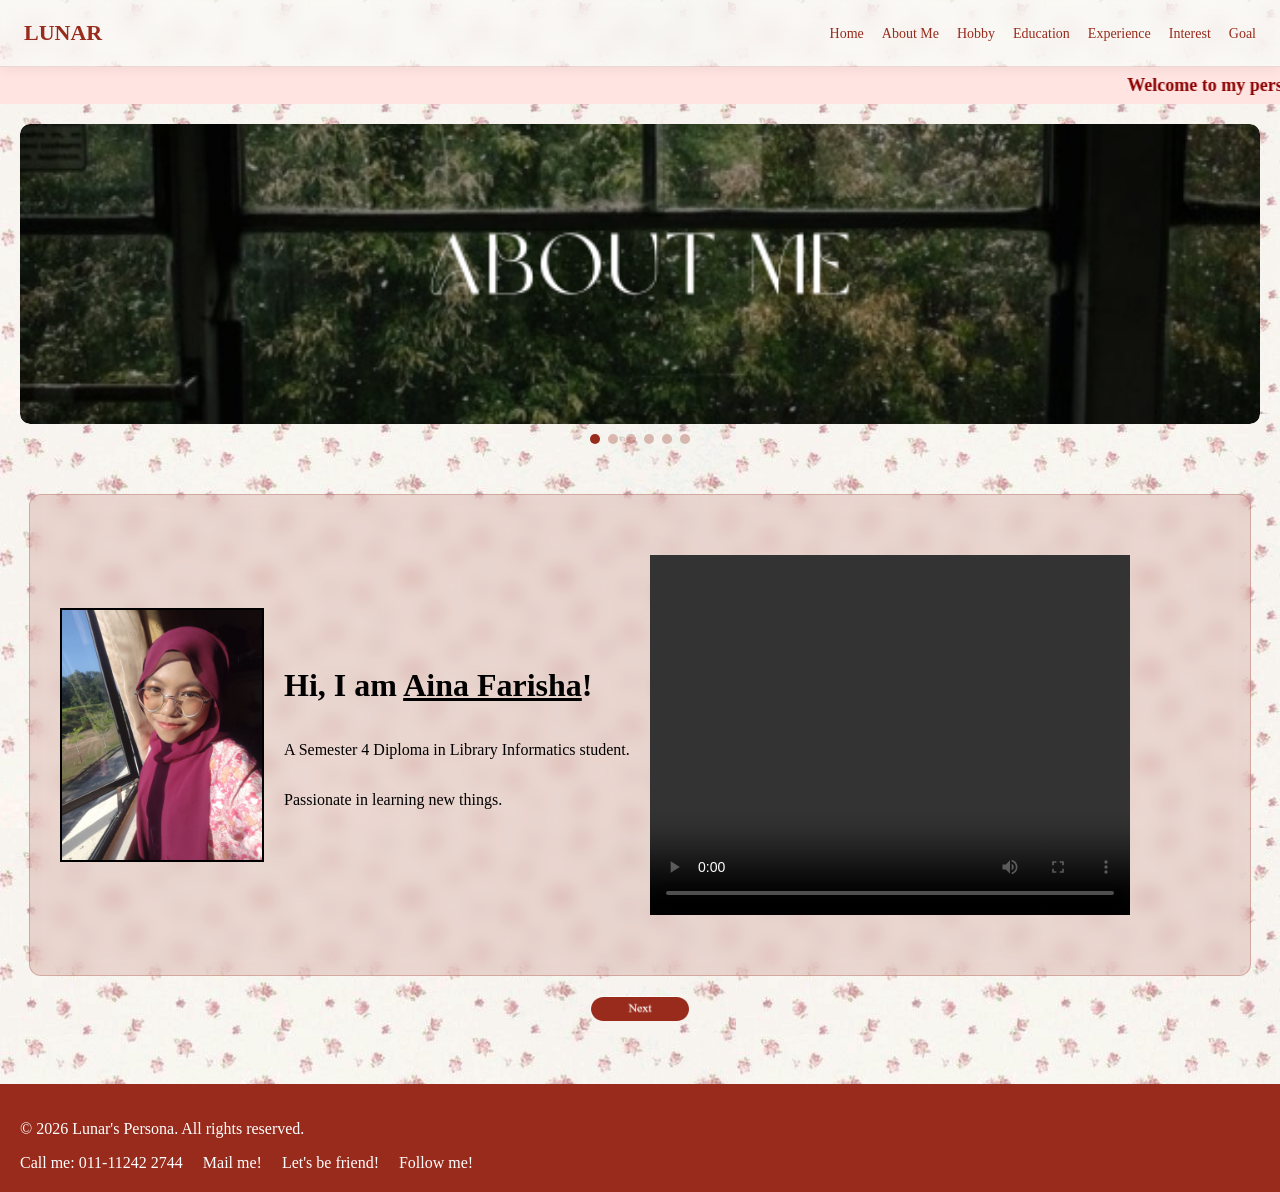
<file: index.html>
<!DOCTYPE html>
<html>

<head>
<title>Lunar's Persona</title>
<link rel="stylesheet" href="style.css">
</head>

<body id="top">

<nav class="navbar">

<a href="index.html" style="text-decoration:none;">
<div class="logo">LUNAR</div>
</a>

<ul class="nav-links">
<li><a href="index.html">Home</a></li>
<li class="dropdown">
<a href="aboutme.html">About Me</a>
<ul class="dropdown-menu">
<li><a href="aboutme.html#family">Family</a></li>
<li><a href="aboutme.html#friends">Friends</a></li>
</ul>
</li>
<li><a href="hobby.html">Hobby</a></li>
<li><a href="education.html">Education</a></li>
<li><a href="experience.html">Experience</a></li>
<li class="dropdown">
<a href="interest.html">Interest</a>
<ul class="dropdown-menu">
<li><a href="interest.html#music">Music</a></li>
<li><a href="interest.html#anime">Anime</a></li>
<li><a href="interest.html#gaming">Gaming</a></li>
</ul>
</li>
<li><a href="goal.html">Goal</a></li>
</ul>
</nav>

<marquee class="welcome-text">Welcome to my personal website!</marquee>

<div class="banner-slider">
<div class="banner-track-wrapper">
<div class="banner-track">

<a href="aboutme.html" class="banner-slide">
<img src="2.png" alt="About Me">
</a>

<a href="hobby.html" class="banner-slide">
<img src="3.png" alt="Hobbby">
</a>

<a href="education.html" class="banner-slide">
<img src="4.png" alt="Education">
</a>

<a href="experience.html" class="banner-slide">
<img src="5.png" alt="Experience">
</a>

<a href="interest.html" class="banner-slide">
<img src="6.png" alt="Interest">
</a>

<a href="goal.html" class="banner-slide">
<img src="7.png" alt="Goal">
</a>

</div>
</div>

<div class="banner-dots">
<span class="dot active"></span>
<span class="dot"></span>
<span class="dot"></span>
<span class="dot"></span>
<span class="dot"></span>
<span class="dot"></span>
</div>
</div>

<div class="main-content">
<div class="glass-box">
<img src="home_me.jpg" width="200" height="250" border="2" >
<div style="display:flex; flex-direction:column; justify-content:center; align-items:flex-start; max-width:500px;">

<h1>Hi, I am <u>Aina Farisha</u>!</h1>
<p>A Semester 4 Diploma in Library Informatics student.</p>
<p>Passionate in learning new things.</p>
</div>

<div class="video-center">
<video id="my-video" width="480" height="360" controls>
<source src="eisha.mp4" type="video/mp4">
</video>
</div>

</div>

<div class="page-nav">
<a href="aboutme.html"><img src="next.png" alt="Next"></a>
</div>
</div>

<a href="#top" class="back-to-top">
<img src="up-arrow.png" alt="Back to Top">
</a>

<footer class="footer">
<p>© 2026 Lunar's Persona. All rights reserved.</p>
<ul class="footer-links">
<li>Call me: 011-11242 2744</li>
<li><a href="mailto:ainafarisha.ahmadsofee@gmail.com">Mail me!</a></li>
<li><a href="https://www.facebook.com/share/1E6sG9rXye/">Let's be friend!</a></li>
<li><a href="https://www.instagram.com/aifasofee?igsh=MWs3N3A5YTVyMzZ6cA==">Follow me!</a></li>
</ul>
</footer>

<audio id="bg-music" src="afternoon tea.mp3" loop></audio>

<script>
const bgMusic = document.getElementById('bg-music');
const savedTime = sessionStorage.getItem('bgTime');
const wasPlaying = sessionStorage.getItem('bgPlaying');

if (savedTime) {
bgMusic.currentTime = parseFloat(savedTime);
}

bgMusic.play().catch(() => {
document.addEventListener('click', function startBg() {
bgMusic.play();
document.removeEventListener('click', startBg);
});
});

window.addEventListener('beforeunload', () => {
sessionStorage.setItem('bgTime', bgMusic.currentTime);
sessionStorage.setItem('bgPlaying', !bgMusic.paused);
});
</script>

<script>
const btn = document.querySelector('.back-to-top');
window.addEventListener('scroll', () => {
if (window.scrollY > 300) {
btn.classList.add('show');
} else {
btn.classList.remove('show');
}
});

const track = document.querySelector('.banner-track');
const dots = document.querySelectorAll('.dot');
let current = 0;
const total = dots.length;

function goToSlide(index) {
current = index;
track.style.transform = `translateX(-${current * 100}%)`;
dots.forEach(d => d.classList.remove('active'));
dots[current].classList.add('active');
}

dots.forEach((dot, i) => {
dot.addEventListener('click', () => goToSlide(i));
});

setInterval(() => {
goToSlide((current + 1) % total);
}, 3000);

const myVideo = document.getElementById('my-video');

myVideo.addEventListener('play', () => {
document.getElementById('bg-music').pause();
});

myVideo.addEventListener('pause', () => {
document.getElementById('bg-music').play();
});

myVideo.addEventListener('ended', () => {
document.getElementById('bg-music').play();
});


</script>


</body>

</html>
</file>
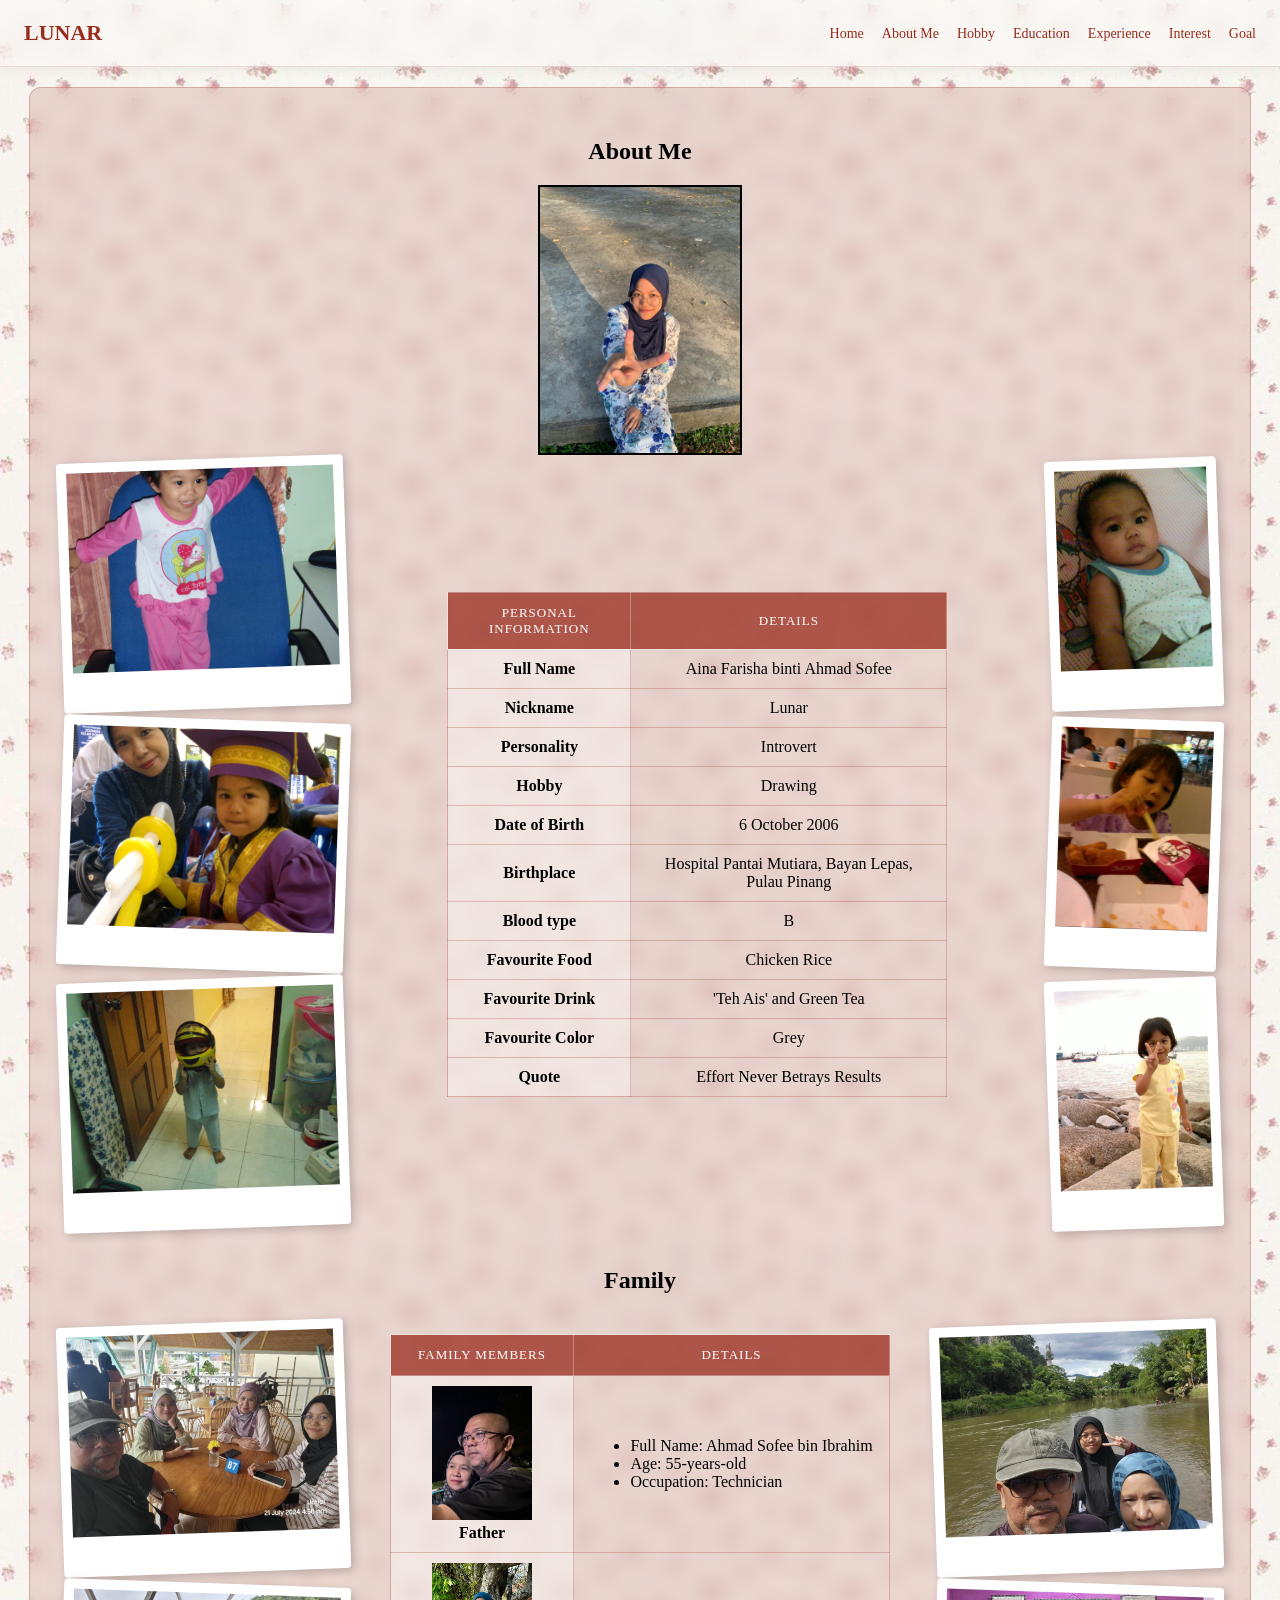
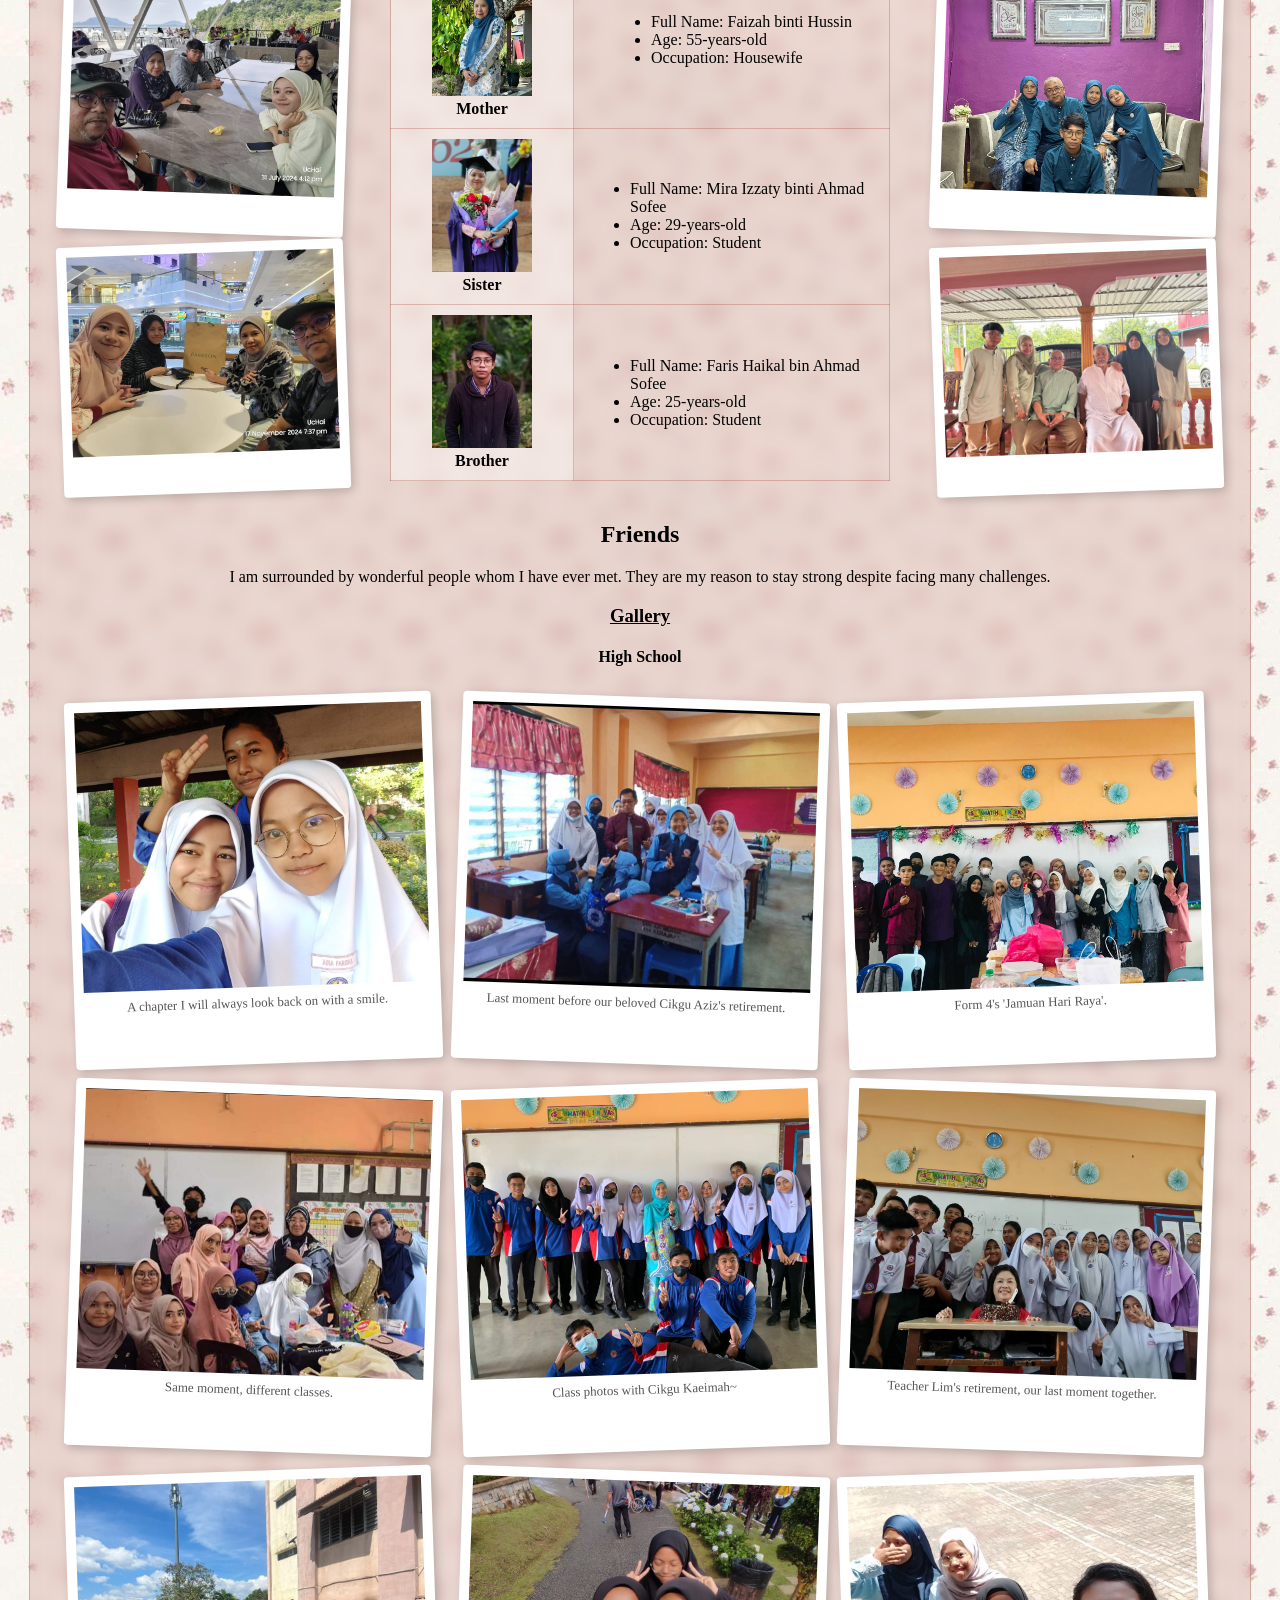
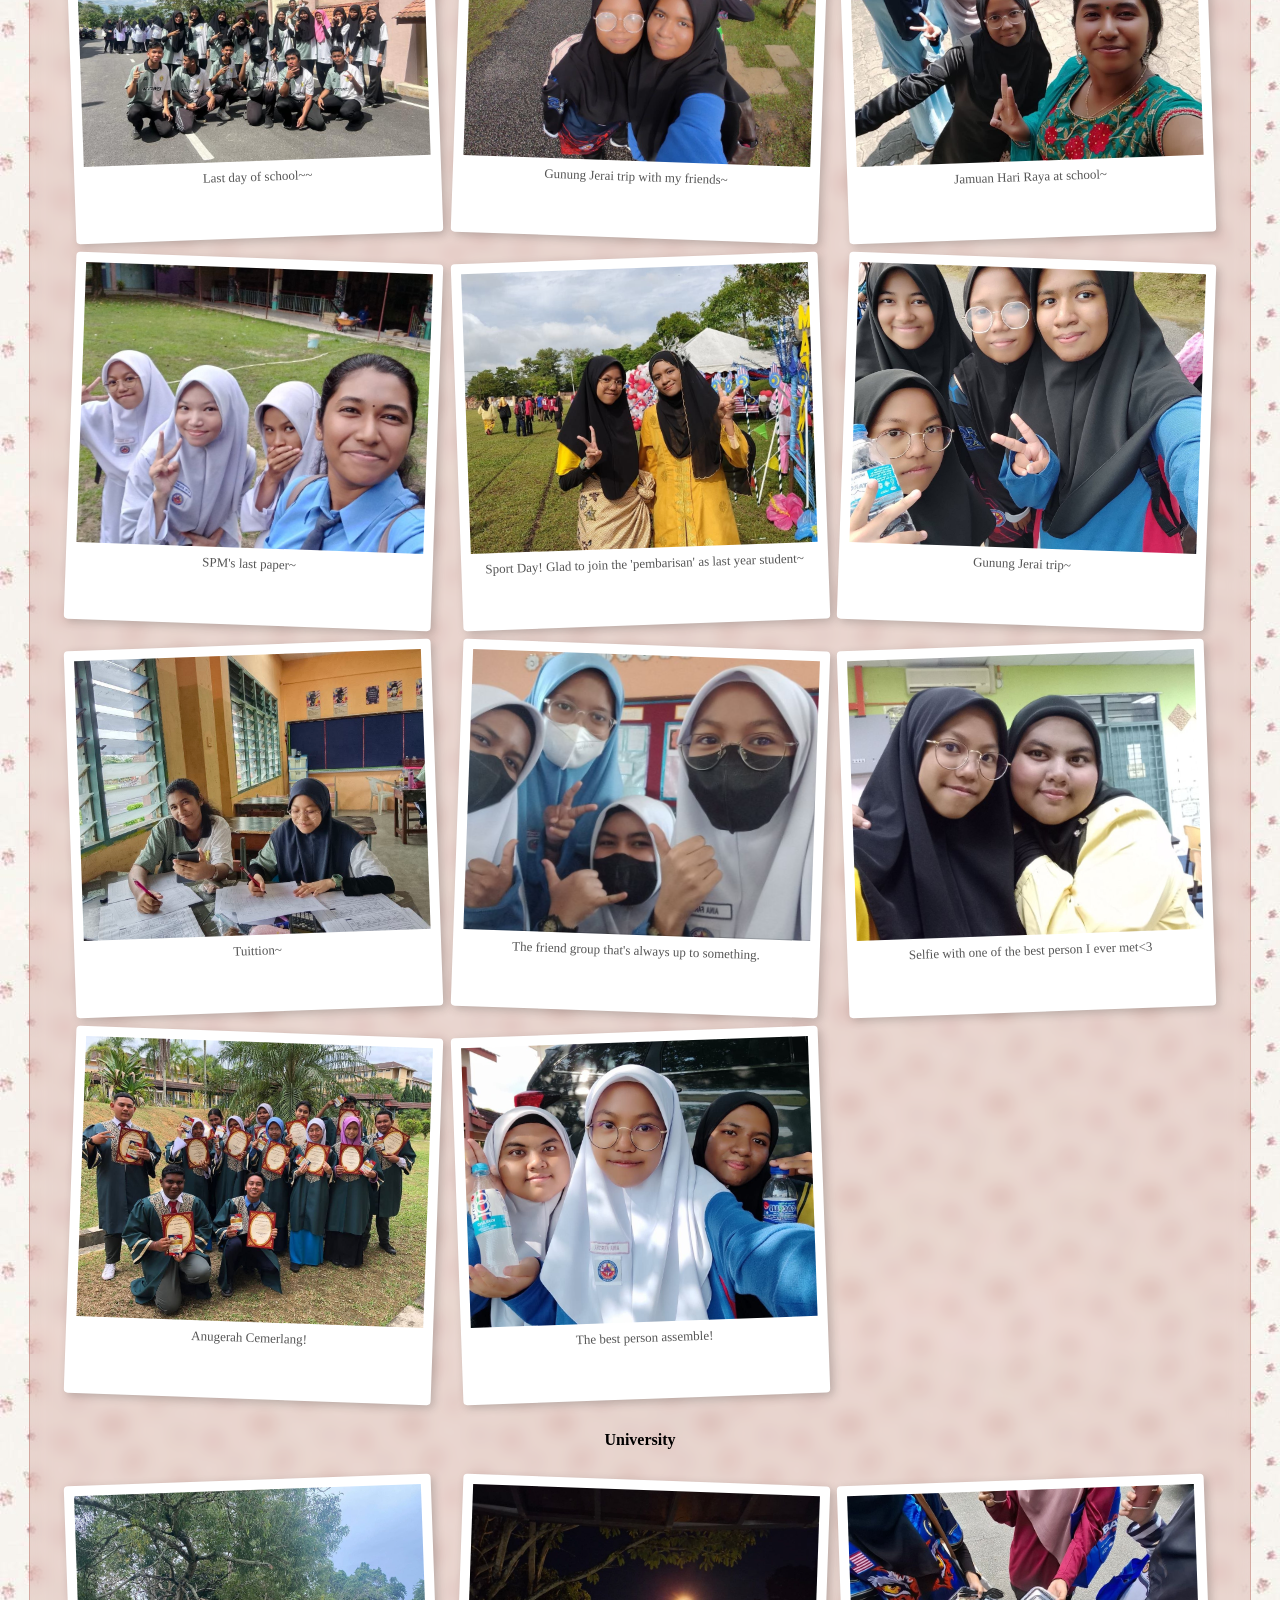
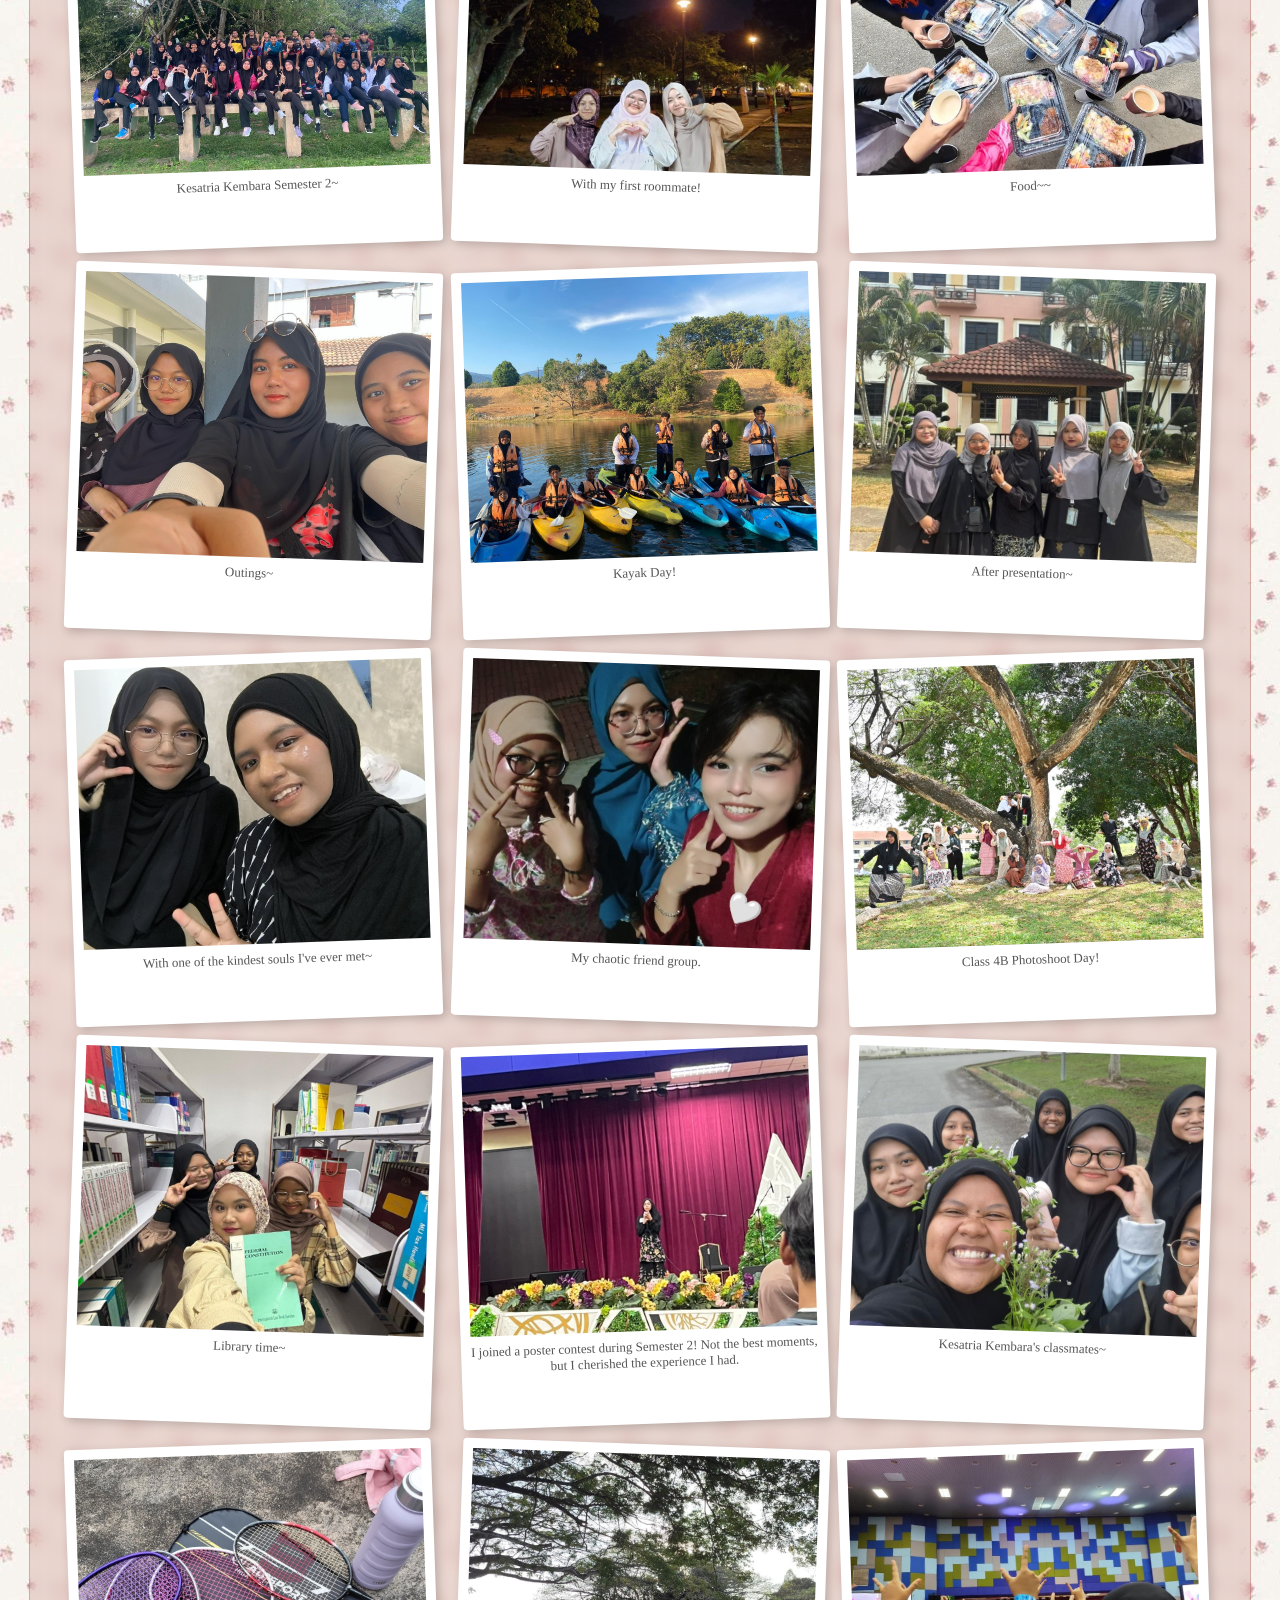
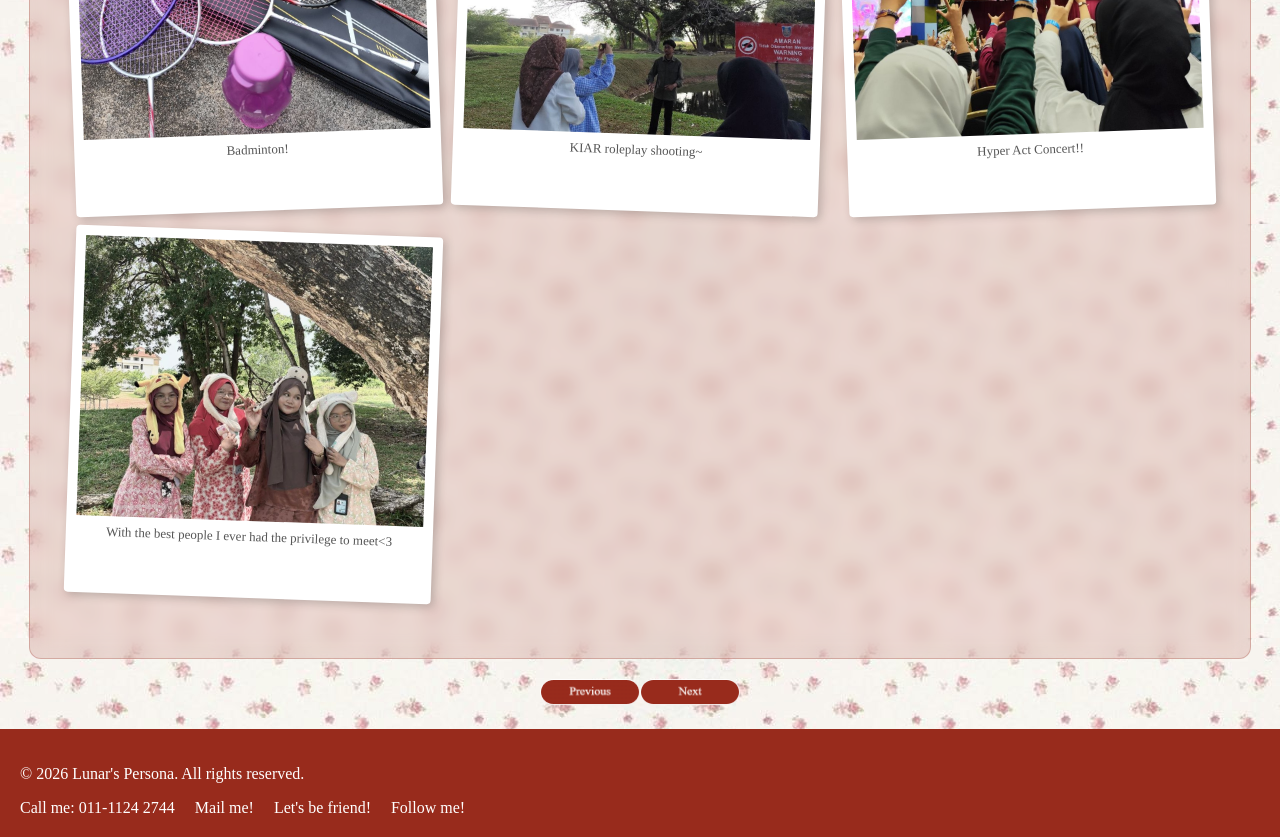
<file: aboutme.html>
<!DOCTYPE html>
<html>

<head>
<title>Lunar's Persona</title>
<link rel="stylesheet" href="style.css">
</head>

<body>
<a href="#top" class="back-to-top">
<img src="up-arrow.png" alt="Back to Top">
</a>
        
<a href="index.html"></a>
<nav class="navbar">

<a href="index.html" style="text-decoration:none;">
<div class="logo">LUNAR</div>
</a>

<ul class="nav-links">
<li><a href="index.html">Home</a></li>
<li class="dropdown">
<a href="aboutme.html">About Me</a>
<ul class="dropdown-menu">
<li><a href="aboutme.html#family">Family</a></li>
<li><a href="aboutme.html#friends">Friends</a></li>
</ul>
</li>
<li><a href="hobby.html">Hobby</a></li>
<li><a href="education.html">Education</a></li>
<li><a href="experience.html">Experience</a></li>
<li class="dropdown">
<a href="interest.html">Interest</a>
<ul class="dropdown-menu">
<li><a href="interest.html#music">Music</a></li>
<li><a href="interest.html#anime">Anime</a></li>
<li><a href="interest.html#gaming">Gaming</a></li>
</ul>
</li>
<li><a href="goal.html">Goal</a></li>
</ul>
</nav>

<section id="aboutme">

<div class="glass-box-page">

<h1 align="center">About Me</h1>

<div style="text-align:center;">
<img src="mine.jpg" border="2" width="200">
</div>

<div style="display:flex; align-items:center; justify-content:center;">

<div style="display:flex; flex-direction:column; gap:10px;">
<div class="scrapbook-item"><img src="hehe(1).jpg"></div>
<div class="scrapbook-item"><img src="hehe(2).jpg"></div>
<div class="scrapbook-item"><img src="hehe(3).jpg"></div>
</div>

<table class="minimal-table" align="center" width="500">

<tr>
<th>Personal Information</th>
<th>Details</th>
</tr>

<tr>
<td>Full Name</td>
<td>Aina Farisha binti Ahmad Sofee</td>
</tr>

<tr>
<td>Nickname</td>
<td>Lunar</td>
</tr>

<tr>
<td>Personality</td>
<td>Introvert</td>
</tr>

<tr>
<td>Hobby</td>
<td>Drawing</td>
</tr>

<tr>
<td>Date of Birth</td>
<td>6 October 2006</td>
</tr>

<tr>
<td>Birthplace</td>
<td>Hospital Pantai Mutiara, Bayan Lepas, Pulau Pinang</td>
</tr>

<tr>
<td>Blood type</td>
<td>B</td>
</tr>

<tr>
<td>Favourite Food</td>
<td>Chicken Rice</td>
</tr>

<tr>
<td>Favourite Drink</td>
<td>'Teh Ais' and Green Tea</td>
</tr>

<tr>
<td>Favourite Color</td>
<td>Grey</td>
</tr>

<tr>
<td>Quote</td>
<td>Effort Never Betrays Results</td>
</tr>

</table>

<div style="display:flex; flex-direction:column; gap:10px;">
<div class="scrapbook-item"><img src="hehe(4).jpg"></div>
<div class="scrapbook-item"><img src="hehe(5).jpg"></div>
<div class="scrapbook-item"><img src="hehe(6).jpg"></div>
</div>

</div>

<br>

<h2 id="family" align="center">Family</h2>

<div style="display:flex; align-items:center; justify-content:center;">

<div style="display:flex; flex-direction:column; gap:10px;">
<div class="scrapbook-item"><img src="fam(1).jpg"></div>
<div class="scrapbook-item"><img src="fam(2).jpg"></div>
<div class="scrapbook-item"><img src="fam(3).jpg"></div>
</div>


<table class="minimal-table" align="center" width="500">

<tr>
<th>Family Members</th>
<th>Details</th>
</tr>

<tr>
<td align="center">
<img src="abah.jpg" width="100"><br>
Father
</td>
<br>
<td>
<ul style="display:inline-block; text-align:left;">
<li>Full Name: Ahmad Sofee bin Ibrahim</li>
<li>Age: 55-years-old</li>
<li>Occupation: Technician</li>
</ul>
</td>
</tr>

<tr>
<td align="center">
<img src="mama.jpg" width="100"><br>
Mother
</td>
<td>
<ul style="display:inline-block; text-align:left;">
<li>Full Name: Faizah binti Hussin</li>
<li>Age: 55-years-old</li>
<li>Occupation: Housewife</li>
</ul>
</td>
</tr>

<tr>
<td align="center">
<img src="kakak.jpg" width="100"><br>
Sister
</td>
<td>
<ul style="display:inline-block; text-align:left;">
<li>Full Name: Mira Izzaty binti Ahmad Sofee</li>
<li>Age: 29-years-old</li>
<li>Occupation: Student</li>
</ul>
</td>
</tr>

<tr>
<td align="center">
<img src="abang.jpg" width="100"><br>
Brother
</td>
<td>
<ul style="display:inline-block; text-align:left;">
<li>Full Name: Faris Haikal bin Ahmad Sofee</li>
<li>Age: 25-years-old</li>
<li>Occupation: Student</li>
</ul>
</td>
</tr>

</table>

<div style="display:flex; flex-direction:column; gap:10px;">
<div class="scrapbook-item"><img src="fam(4).jpg"></div>
<div class="scrapbook-item"><img src="fam(5).jpg"></div>
<div class="scrapbook-item"><img src="fam(6).jpg"></div>
</div>

</div>

<h2 id="friends" align="center">Friends</h2>
<p align="center">I am surrounded by wonderful people whom I have ever met. They are my reason to stay strong despite facing many challenges.</p>

<h3 align="center"><u>Gallery</u></h3>
<h4 align="center">High School</h4>

<div class="scrapbook-grid">

<div class="scrapbook-item">
<div class="scrapbook-tall">
<img src="trio.jpg">
<p class="scrapbook-caption">A chapter I will always look back on with a smile.</p>
</div>
</div>

<div class="scrapbook-item">
<div class="scrapbook-tall">
<img src="form3.jpg">
<p class="scrapbook-caption">Last moment before our beloved Cikgu Aziz's retirement.</p>
</div>
</div>

<div class="scrapbook-item">
<div class="scrapbook-tall">
<img src="form4(1).jpg">
<p class="scrapbook-caption">Form 4's 'Jamuan Hari Raya'.</p>
</div>
</div>

<div class="scrapbook-item">
<div class="scrapbook-tall">
<img src="form4raya.jpg">
<p class="scrapbook-caption">Same moment, different classes.</p>
</div>
</div>

<div class="scrapbook-item">
<div class="scrapbook-tall">
<img src="form4(2).jpg">
<p class="scrapbook-caption">Class photos with Cikgu Kaeimah~</p>
</div>
</div>

<div class="scrapbook-item">
<div class="scrapbook-tall">
<img src="form4(3).jpg">
<p class="scrapbook-caption">Teacher Lim's retirement, our last moment together.</p>
</div>
</div>

<div class="scrapbook-item">
<div class="scrapbook-tall">
<img src="form5.jpg">
<p class="scrapbook-caption">Last day of school~~</p>
</div>
</div>

<div class="scrapbook-item">
<div class="scrapbook-tall">
<img src="jeraitrip.jpg">
<p class="scrapbook-caption">Gunung Jerai trip with my friends~</p>
</div>
</div>


<div class="scrapbook-item">
<div class="scrapbook-tall">
<img src="raya.jpg">
<p class="scrapbook-caption">Jamuan Hari Raya at school~</p>
</div>
</div>

<div class="scrapbook-item">
<div class="scrapbook-tall">
<img src="lastpp.jpg">
<p class="scrapbook-caption">SPM's last paper~</p>
</div>
</div>

<div class="scrapbook-item">
<div class="scrapbook-tall">
<img src="pembarisan.jpg">
<p class="scrapbook-caption">Sport Day! Glad to join the 'pembarisan' as last year student~</p>
</div>
</div>

<div class="scrapbook-item">
<div class="scrapbook-tall">
<img src="jerai.jpg">
<p class="scrapbook-caption">Gunung Jerai trip~</p>
</div>
</div>


<div class="scrapbook-item">
<div class="scrapbook-tall">
<img src="acc.jpg">
<p class="scrapbook-caption">Tuittion~</p>
</div>
</div>

<div class="scrapbook-item">
<div class="scrapbook-tall">
<img src="class.jpg">
<p class="scrapbook-caption">The friend group that's always up to something.</p>
</div>
</div>

<div class="scrapbook-item">
<div class="scrapbook-tall">
<img src="kuning.jpg">
<p class="scrapbook-caption">Selfie with one of the best person I ever met<3</p>
</div>
</div>

<div class="scrapbook-item">
<div class="scrapbook-tall">
<img src="anugerah.jpg">
<p class="scrapbook-caption">Anugerah Cemerlang!</p>
</div>
</div>

<div class="scrapbook-item">
<div class="scrapbook-tall">
<img src="btl.jpg">
<p class="scrapbook-caption">The best person assemble!</p>
</div>
</div>

</div>

<h4 align="center">University</h4>

<div class="scrapbook-grid">

<div class="scrapbook-item">
<div class="scrapbook-tall">
<img src="kayaksem2.jpg">
<p class="scrapbook-caption">Kesatria Kembara Semester 2~</p>
</div>
</div>

<div class="scrapbook-item">
<div class="scrapbook-tall">
<img src="roommatesem1.jpg">
<p class="scrapbook-caption">With my first roommate!</p>
</div>
</div>

<div class="scrapbook-item">
<div class="scrapbook-tall">
<img src="food.jpg">
<p class="scrapbook-caption">Food~~</p>
</div>
</div>

<div class="scrapbook-item">
<div class="scrapbook-tall">
<img src="toaman.jpg">
<p class="scrapbook-caption">Outings~</p>
</div>
</div>

<div class="scrapbook-item">
<div class="scrapbook-tall">
<img src="kayak.jpg">
<p class="scrapbook-caption">Kayak Day!</p>
</div>
</div>

<div class="scrapbook-item">
<div class="scrapbook-tall">
<img src="bakaldekan.jpg">
<p class="scrapbook-caption">After presentation~</p>
</div>
</div>

<div class="scrapbook-item">
<div class="scrapbook-tall">
<img src="bestfriend.jpg">
<p class="scrapbook-caption">With one of the kindest souls I've ever met~</p>
</div>
</div>

<div class="scrapbook-item">
<div class="scrapbook-tall">
<img src="besttrio.jpg">
<p class="scrapbook-caption">My chaotic friend group.</p>
</div>
</div>

<div class="scrapbook-item">
<div class="scrapbook-tall">
<img src="classb.jpg">
<p class="scrapbook-caption">Class 4B Photoshoot Day!</p>
</div>
</div>

<div class="scrapbook-item">
<div class="scrapbook-tall">
<img src="lib.jpg">
<p class="scrapbook-caption">Library time~</p>
</div>
</div>

<div class="scrapbook-item">
<div class="scrapbook-tall">
<img src="tour.jpg">
<p class="scrapbook-caption">I joined a poster contest during Semester 2! Not the best moments, but I cherished the experience I had.</p>
</div>
</div>

<div class="scrapbook-item">
<div class="scrapbook-tall">
<img src="kembara.jpg">
<p class="scrapbook-caption">Kesatria Kembara's classmates~</p>
</div>
</div>

<div class="scrapbook-item">
<div class="scrapbook-tall">
<img src="bad.jpg">
<p class="scrapbook-caption">Badminton!</p>
</div>
</div>

<div class="scrapbook-item">
<div class="scrapbook-tall">
<img src="kiar.jpg">
<p class="scrapbook-caption">KIAR roleplay shooting~</p>
</div>
</div>

<div class="scrapbook-item">
<div class="scrapbook-tall">
<img src="con.jpg">
<p class="scrapbook-caption">Hyper Act Concert!!</p>
</div>
</div>

<div class="scrapbook-item">
<div class="scrapbook-tall">
<img src="best.jpg">
<p class="scrapbook-caption">With the best people I ever had the privilege to meet<3</p>
</div>
</div>

</div>

</div>

<div class="page-nav">
<a href="index.html"><img src="previous.png" alt="previous"></a>
<a href="hobby.html"><img src="next.png" alt="Next"></a>
</div>

<footer class="footer">
<p>© 2026 Lunar's Persona. All rights reserved.</p>
<ul class="footer-links">
<li>Call me: 011-1124 2744</li>
<li><a href="mailto:ainafarisha.ahmadsofee@gmail.com">Mail me!</a></li>
<li><a href="https://www.facebook.com/share/1E6sG9rXye/">Let's be friend!</a></li>
<li><a href="https://www.instagram.com/aifasofee?igsh=MWs3N3A5YTVyMzZ6cA==">Follow me!</a></li>
</ul>
</footer>

<audio id="bg-music" src="afternoon tea.mp3" loop></audio>

<script>
const bgMusic = document.getElementById('bg-music');
const savedTime = sessionStorage.getItem('bgTime');
const wasPlaying = sessionStorage.getItem('bgPlaying');

if (savedTime) {
bgMusic.currentTime = parseFloat(savedTime);
}

bgMusic.play().catch(() => {
document.addEventListener('click', function startBg() {
bgMusic.play();
document.removeEventListener('click', startBg);
});
});

window.addEventListener('beforeunload', () => {
sessionStorage.setItem('bgTime', bgMusic.currentTime);
sessionStorage.setItem('bgPlaying', !bgMusic.paused);
});
</script>

<script>
const btn = document.querySelector('.back-to-top');
window.addEventListener('scroll', () => {
if (window.scrollY > 300) {
btn.classList.add('show');
} else {
btn.classList.remove('show');
}
});
</script>

</body>

</html>
</file>
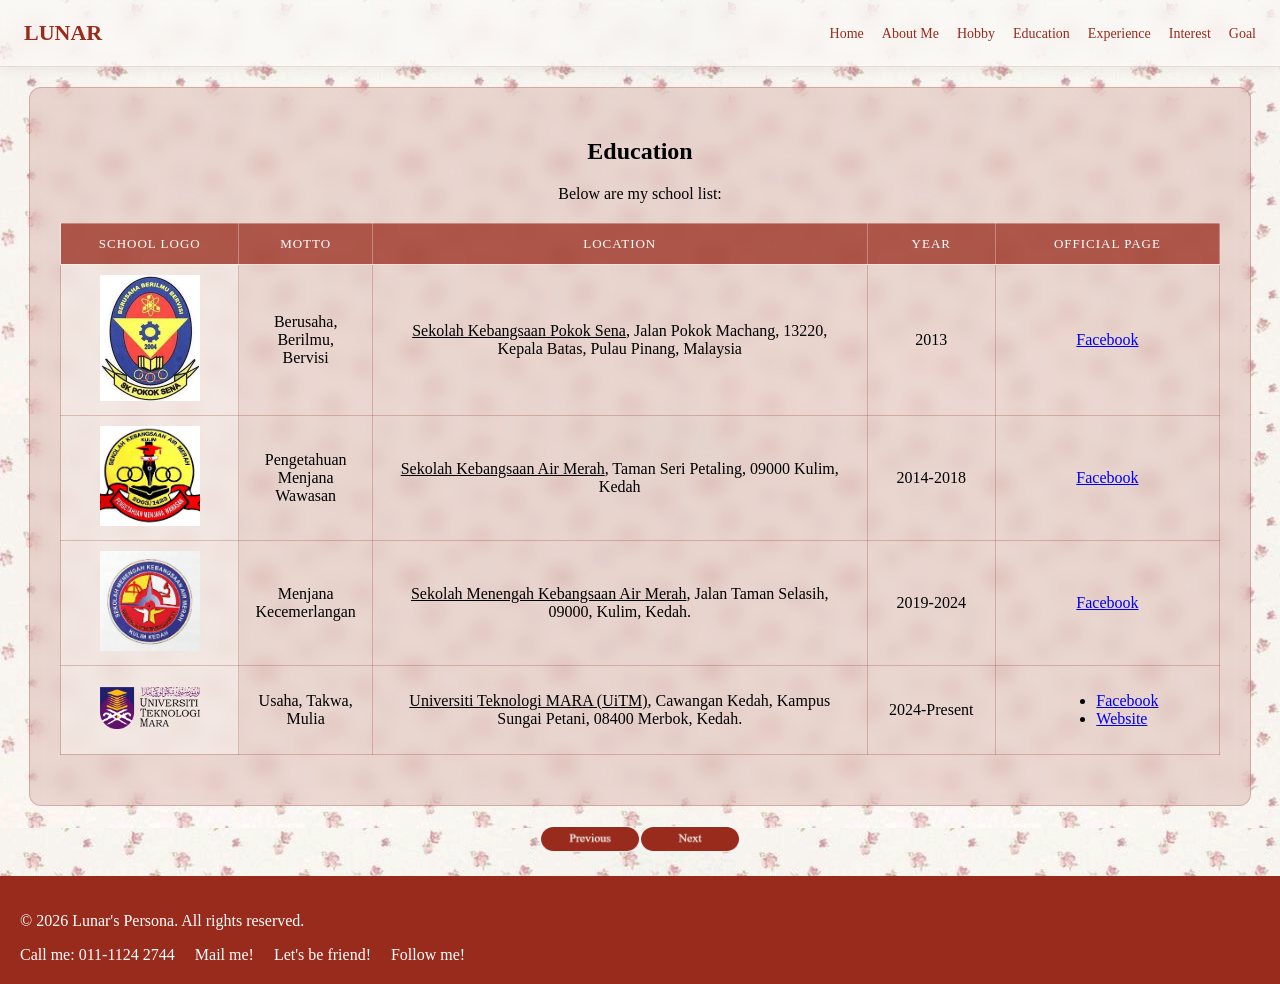
<file: education.html>
<!DOCTYPE html>
<html>

<head>
<title>Lunar's Persona</title>
<link rel="stylesheet" href="style.css">
</head>

<body>
<a href="#top" class="back-to-top">
<img src="up-arrow.png" alt="Back to Top">
</a>
       
<a href="index.html"></a>
<nav class="navbar">

<a href="index.html" style="text-decoration:none;">
<div class="logo">LUNAR</div>
</a>

<ul class="nav-links">
<li><a href="index.html">Home</a></li>
<li class="dropdown">
<a href="aboutme.html">About Me</a>
<ul class="dropdown-menu">
<li><a href="aboutme.html#family">Family</a></li>
<li><a href="aboutme.html#friends">Friends</a></li>
</ul>
</li>
<li><a href="hobby.html">Hobby</a></li>
<li><a href="education.html">Education</a></li>
<li><a href="experience.html">Experience</a></li>
<li class="dropdown">
<a href="interest.html">Interest</a>
<ul class="dropdown-menu">
<li><a href="interest.html#music">Music</a></li>
<li><a href="interest.html#anime">Anime</a></li>
<li><a href="interest.html#gaming">Gaming</a></li>
</ul>
</li>
<li><a href="goal.html">Goal</a></li>
</ul>
</nav>

<div class="glass-box">
        
<section id="education">

<h1 align="center">Education</h1>
<p align="center">Below are my school list:</p>

<table class="minimal-table" align="center">

<tr>
<th>School Logo</th>
<th>Motto</th>
<th width="500">Location</th>
<th>Year</th>
<th>Official Page</th>
</tr>


<tr align="center">
<td width="100"><img src="skpokoksena.jpg" width="100"></td>
<td width="100">Berusaha, Berilmu, Bervisi</td>
<td width="500"><u>Sekolah Kebangsaan Pokok Sena</u>, Jalan Pokok Machang, 13220, Kepala Batas, Pulau Pinang, Malaysia</td>
<td width="100">2013</td>
<td width="200"><a href="https://www.facebook.com/share/1DtnPzcfZo/">Facebook</a></td>
</tr>

<tr align="center">
<td width="100"><img src="skairmerah.jpg" width="100"></td>
<td width="100">Pengetahuan Menjana Wawasan</td>
<td width="200"><u>Sekolah Kebangsaan Air Merah</u>, Taman Seri Petaling, 09000 Kulim, Kedah</td>
<td width="100">2014-2018</td>
<td width="200"><a href="https://www.facebook.com/share/1btRXM2F8m/">Facebook</a></td>
</tr>

<tr align="center">
<td width="100"><img src="smkairmerah.jpg" width="100"></td>
<td width="100">Menjana Kecemerlangan</td>
<td width="200"><u>Sekolah Menengah Kebangsaan Air Merah</u>, Jalan Taman Selasih, 09000, Kulim, Kedah.</td>
<td width="100">2019-2024</td>
<td width="200"><a href="https://www.facebook.com/share/1BG5Ar7sUy/">Facebook</a></td>
</tr>

<tr align="center">
<td width="100"><img src="uitm-universiti-teknologi-mara-logo-png-transparent.png" width="100"></td>
<td width="100">Usaha, Takwa, Mulia</td>
<td width="200"><u>Universiti Teknologi MARA (UiTM)</u>, Cawangan Kedah, Kampus Sungai Petani, 08400 Merbok, Kedah.</td>
<td align="100">2024-Present</td>
<td width="200">
<ul style="display:inline-block; text-align:left;">
<li><a href="https://www.facebook.com/share/1BRWZBq88b/">Facebook</a></li>
<li><a href="https://kedah.uitm.edu.my/">Website</a></td></li>
</ul>
</tr>



</table>



</section>

</div>

<div class="page-nav">
<a href="hobby.html"><img src="previous.png" alt="previous"></a>
<a href="experience.html"><img src="next.png" alt="Next"></a>
</div>

<footer class="footer">
<p>© 2026 Lunar's Persona. All rights reserved.</p>
<ul class="footer-links">
<li>Call me: 011-1124 2744</li>
<li><a href="mailto:ainafarisha.ahmadsofee@gmail.com">Mail me!</a></li>
<li><a href="https://www.facebook.com/share/1E6sG9rXye/">Let's be friend!</a></li>
<li><a href="https://www.instagram.com/aifasofee?igsh=MWs3N3A5YTVyMzZ6cA==">Follow me!</a></li>
</ul>
</footer>

<audio id="bg-music" src="afternoon tea.mp3" loop></audio>

<script>
const bgMusic = document.getElementById('bg-music');
const savedTime = sessionStorage.getItem('bgTime');
const wasPlaying = sessionStorage.getItem('bgPlaying');

if (savedTime) {
bgMusic.currentTime = parseFloat(savedTime);
}

bgMusic.play().catch(() => {
document.addEventListener('click', function startBg() {
bgMusic.play();
document.removeEventListener('click', startBg);
});
});

window.addEventListener('beforeunload', () => {
sessionStorage.setItem('bgTime', bgMusic.currentTime);
sessionStorage.setItem('bgPlaying', !bgMusic.paused);
});
</script>

<script>
const btn = document.querySelector('.back-to-top');
window.addEventListener('scroll', () => {
if (window.scrollY > 300) {
btn.classList.add('show');
} else {
btn.classList.remove('show');
}
});
</script>


</body>

</html>
</file>
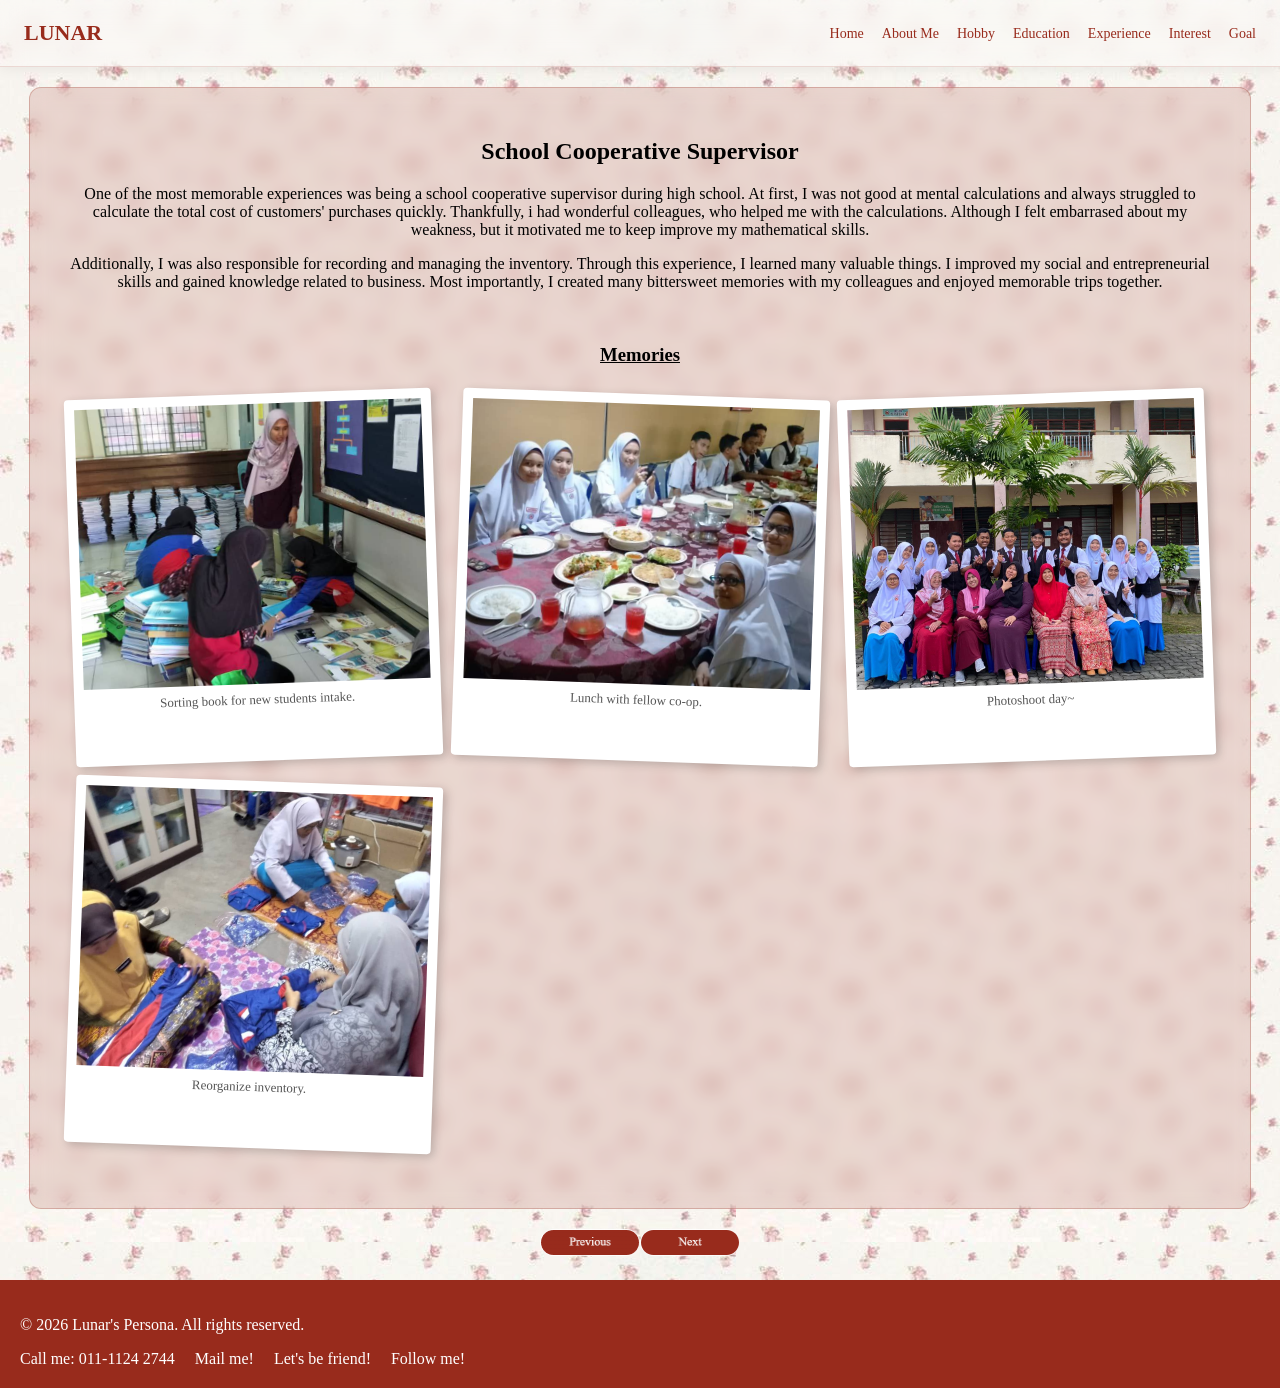
<file: experience.html>
<!DOCTYPE html>
<html>
<head>

<title>Lunar's Persona</title>
<link rel="stylesheet" href="style.css">
</head>

<body>
<a href="#top" class="back-to-top">
<img src="up-arrow.png" alt="Back to Top">
</a>
        
<a href="index.html"></a>
<nav class="navbar">

<a href="index.html" style="text-decoration:none;">
<div class="logo">LUNAR</div>
</a>

<ul class="nav-links">
<li><a href="index.html">Home</a></li>
<li class="dropdown">
<a href="aboutme.html">About Me</a>
<ul class="dropdown-menu">
<li><a href="aboutme.html#family">Family</a></li>
<li><a href="aboutme.html#friends">Friends</a></li>
</ul>
</li>
<li><a href="hobby.html">Hobby</a></li>
<li><a href="education.html">Education</a></li>
<li><a href="experience.html">Experience</a></li>
<li class="dropdown">
<a href="interest.html">Interest</a>
<ul class="dropdown-menu">
<li><a href="interest.html#music">Music</a></li>
<li><a href="interest.html#anime">Anime</a></li>
<li><a href="interest.html#gaming">Gaming</a></li>
</ul>
</li>
<li><a href="goal.html">Goal</a></li>
</ul>
</nav>

<div class="glass-box">

<section id="experience">
<h1 align="center">School Cooperative Supervisor</h1>
<p align="center">One of the most memorable experiences was being a school cooperative supervisor during high school. At first, I was not good at mental calculations and always struggled to calculate the total cost of customers' purchases quickly. Thankfully, i had wonderful colleagues, who helped me with the calculations. Although I felt embarrased about my weakness, but it motivated me to keep improve my mathematical skills.</p>

<p align="center">Additionally, I was also responsible for recording and managing the inventory. Through this experience, I learned many valuable things. I improved my social and entrepreneurial skills and gained knowledge related to business. Most importantly, I created many bittersweet memories with my colleagues and enjoyed memorable trips together.</p>

<br>

<h3 align="center"><u>Memories</u></h3>

<div class="scrapbook-grid">

<div class="scrapbook-item">
<div class="scrapbook-tall">
<img src="sort.jpg">
<p class="scrapbook-caption">Sorting book for new students intake.</p>
</div>
</div>

<div class="scrapbook-item">
<div class="scrapbook-tall">
<img src="dinner.jpg">
<p class="scrapbook-caption">Lunch with fellow co-op.</p>
</div>
</div>

<div class="scrapbook-item">
<div class="scrapbook-tall">
<img src="majalah.jpg">
<p class="scrapbook-caption">Photoshoot day~</p>
</div>
</div>

<div class="scrapbook-item">
<div class="scrapbook-tall">
<img src="clott.jpg">
<p class="scrapbook-caption">Reorganize inventory.</p>
</div>
</div>
</section>

</div>
</div>

<div class="page-nav">
<a href="education.html"><img src="previous.png" alt="previous"></a>
<a href="interest.html"><img src="next.png" alt="Next"></a>
</div>

<footer class="footer">
<p>© 2026 Lunar's Persona. All rights reserved.</p>
<ul class="footer-links">
<li>Call me: 011-1124 2744</li>
<li><a href="mailto:ainafarisha.ahmadsofee@gmail.com">Mail me!</a></li>
<li><a href="https://www.facebook.com/share/1E6sG9rXye/">Let's be friend!</a></li>
<li><a href="https://www.instagram.com/aifasofee?igsh=MWs3N3A5YTVyMzZ6cA==">Follow me!</a></li>
</ul>
</footer> 

<audio id="bg-music" src="afternoon tea.mp3" loop></audio>

<script>
const bgMusic = document.getElementById('bg-music');
const savedTime = sessionStorage.getItem('bgTime');
const wasPlaying = sessionStorage.getItem('bgPlaying');

if (savedTime) {
bgMusic.currentTime = parseFloat(savedTime);
}

bgMusic.play().catch(() => {
document.addEventListener('click', function startBg() {
bgMusic.play();
document.removeEventListener('click', startBg);
});
});

window.addEventListener('beforeunload', () => {
sessionStorage.setItem('bgTime', bgMusic.currentTime);
sessionStorage.setItem('bgPlaying', !bgMusic.paused);
});
</script>

<script>
const btn = document.querySelector('.back-to-top');
window.addEventListener('scroll', () => {
if (window.scrollY > 300) {
btn.classList.add('show');
} else {
btn.classList.remove('show');
}
});

const track = document.querySelector('.banner-track');
const dots = document.querySelectorAll('.dot');
let current = 0;
const total = dots.length;

function goToSlide(index) {
current = index;
track.style.transform = `translateX(-${current * 100}%)`;
dots.forEach(d => d.classList.remove('active'));
dots[current].classList.add('active');
}

dots.forEach((dot, i) => {
dot.addEventListener('click', () => goToSlide(i));
});

setInterval(() => {
goToSlide((current + 1) % total);
}, 3000);
</script>

</body>

</html>
</file>
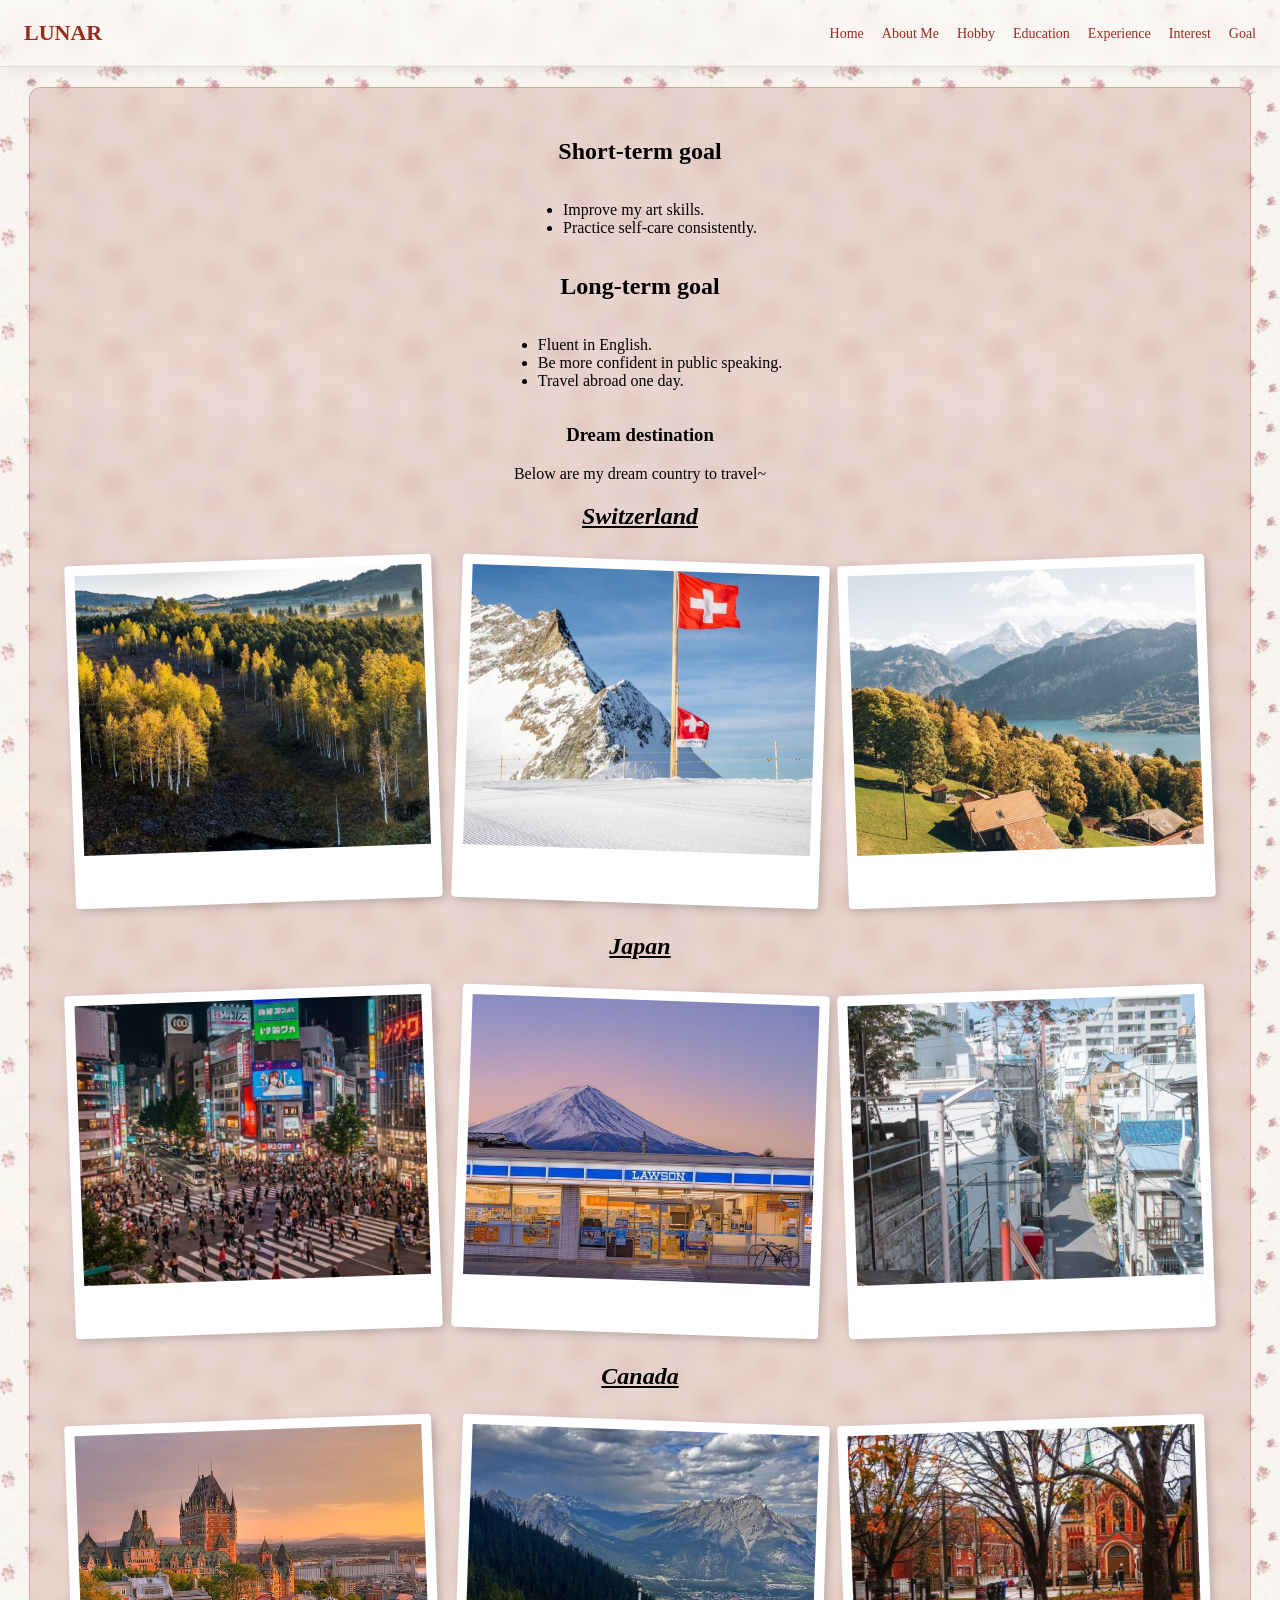
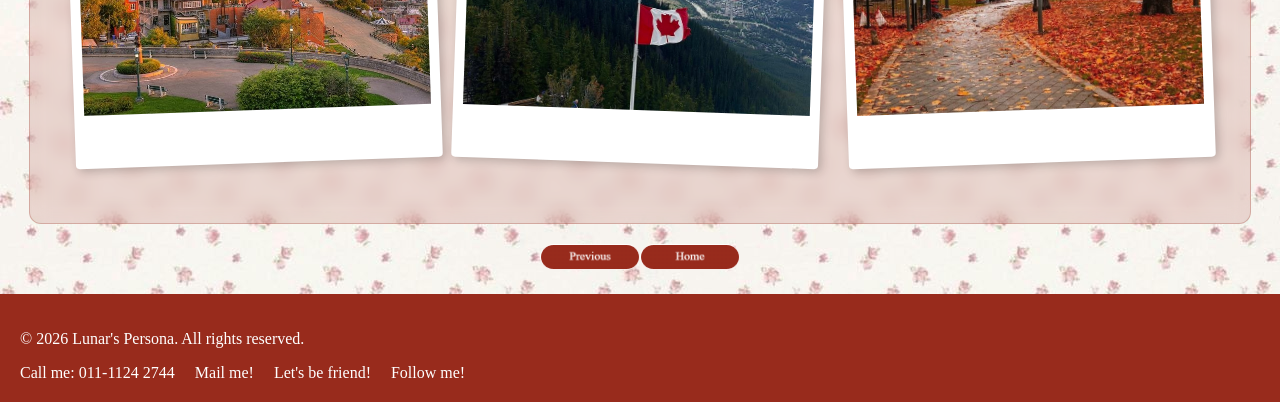
<file: goal.html>
<!DOCTYPE html>
<html>

<head>
<title>Lunar's Persona</title>
<link rel="stylesheet" href="style.css">
</head>

<body>
<a href="#top" class="back-to-top">
<img src="up-arrow.png" alt="Back to Top">
</a>

<a href="index.html"></a>
<nav class="navbar">

<a href="index.html" style="text-decoration:none;">
<div class="logo">LUNAR</div>
</a>

<ul class="nav-links">
<li><a href="index.html">Home</a></li>
<li class="dropdown">
<a href="aboutme.html">About Me</a>
<ul class="dropdown-menu">
<li><a href="aboutme.html#family">Family</a></li>
<li><a href="aboutme.html#friends">Friends</a></li>
</ul>
</li>
<li><a href="hobby.html">Hobby</a></li>
<li><a href="education.html">Education</a></li>
<li><a href="experience.html">Experience</a></li>
<li class="dropdown">
<a href="interest.html">Interest</a>
<ul class="dropdown-menu">
<li><a href="interest.html#music">Music</a></li>
<li><a href="interest.html#anime">Anime</a></li>
<li><a href="interest.html#gaming">Gaming</a></li>
</ul>
</li>
<li><a href="goal.html">Goal</a></li>
</ul>
</nav>

<div class="glass-box-page">

<section id="goal" style="text-align:center;">

<h2>Short-term goal</h2>
<ul style="display:inline-block; text-align:left;">
<li>Improve my art skills.</li>
<li>Practice self-care consistently.</li>
</ul>

<h2>Long-term goal</h2>
<ul style="display:inline-block; text-align:left;">
<li>Fluent in English.</li>
<li>Be more confident in public speaking.</li>
<li>Travel abroad one day.</li>
</ul>

</section>

<section id="goal">
<h3 align="center">Dream destination</h3>
<p align="center">Below are my dream country to travel~</p>

<h2 align="center"><u><i>Switzerland</i></u></h2>

<div class="scrapbook-grid">

<div class="scrapbook-item">
<div class="scrapbook-tall">
<img src="trees.jpg">
<p class="scrapbook-caption"></p>
</div>
</div>

<div class="scrapbook-item">
<div class="scrapbook-tall">
<img src="flag.jpg">
<p class="scrapbook-caption"></p>
</div>
</div>

<div class="scrapbook-item">
<div class="scrapbook-tall">
<img src="houses.jpg">
<p class="scrapbook-caption"></p>
</div>
</div>

</div>

<h2 align="center"><u><i>Japan</i></u></h2>

<div class="scrapbook-grid">

<div class="scrapbook-item">
<div class="scrapbook-tall">
<img src="shibuya.jpg">
<p class="scrapbook-caption"></p>
</div>
</div>

<div class="scrapbook-item">
<div class="scrapbook-tall">
<img src="mtfuji.jpg">
<p class="scrapbook-caption"></p>
</div>
</div>

<div class="scrapbook-item">
<div class="scrapbook-tall">
<img src="street.jpg">
<p class="scrapbook-caption"></p>
</div>
</div>

</div>

<h2 align="center"><u><i>Canada</i></u></h2>

<div class="scrapbook-grid">

<div class="scrapbook-item">
<div class="scrapbook-tall">
<img src="cityc.jpg">
<p class="scrapbook-caption"></p>
</div>
</div>

<div class="scrapbook-item">
<div class="scrapbook-tall">
<img src="mtc.jpg">
<p class="scrapbook-caption"></p>
</div>
</div>

<div class="scrapbook-item">
<div class="scrapbook-tall">
<img src="aut.jpg">
<p class="scrapbook-caption"></p>
</div>
</div>

</div>

</div>


</section>

</div>

<div class="page-nav">
<a href="interest.html"><img src="previous.png" alt="previous"></a>
<a href="index.html"><img src="home.png" alt="home"></a>
</div>

<footer class="footer">
<p>© 2026 Lunar's Persona. All rights reserved.</p>
<ul class="footer-links">
<li>Call me: 011-1124 2744</li>
<li><a href="mailto:ainafarisha.ahmadsofee@gmail.com">Mail me!</a></li>
<li><a href="https://www.facebook.com/share/1E6sG9rXye/">Let's be friend!</a></li>
<li><a href="https://www.instagram.com/aifasofee?igsh=MWs3N3A5YTVyMzZ6cA==">Follow me!</a></li>
</ul>
</footer>

<audio id="bg-music" src="afternoon tea.mp3" loop></audio>

<script>
const bgMusic = document.getElementById('bg-music');
const savedTime = sessionStorage.getItem('bgTime');
const wasPlaying = sessionStorage.getItem('bgPlaying');

if (savedTime) {
bgMusic.currentTime = parseFloat(savedTime);
}

bgMusic.play().catch(() => {
document.addEventListener('click', function startBg() {
bgMusic.play();
document.removeEventListener('click', startBg);
});
});

window.addEventListener('beforeunload', () => {
sessionStorage.setItem('bgTime', bgMusic.currentTime);
sessionStorage.setItem('bgPlaying', !bgMusic.paused);
});
</script>
<script>
const btn = document.querySelector('.back-to-top');
window.addEventListener('scroll', () => {
if (window.scrollY > 300) {
btn.classList.add('show');
} else {
btn.classList.remove('show');
}
});
</script>

</body>

</html>
</file>
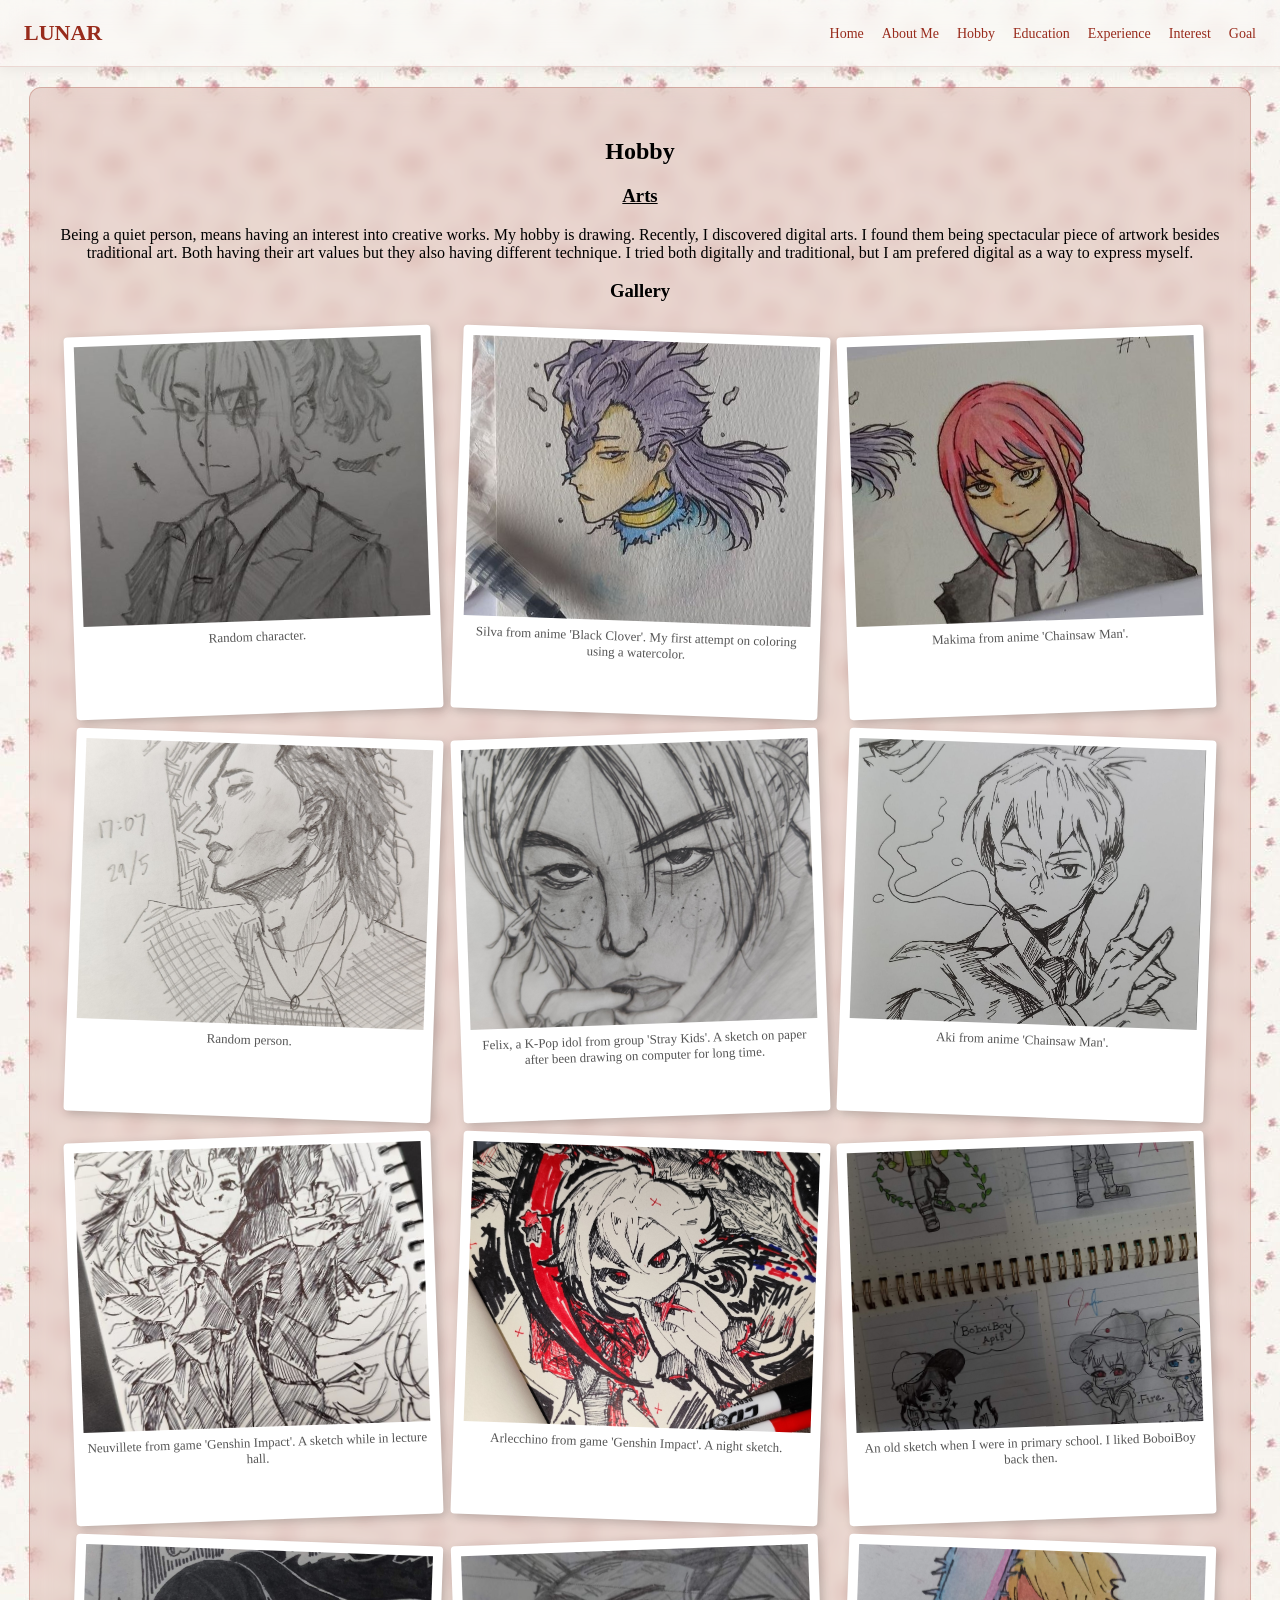
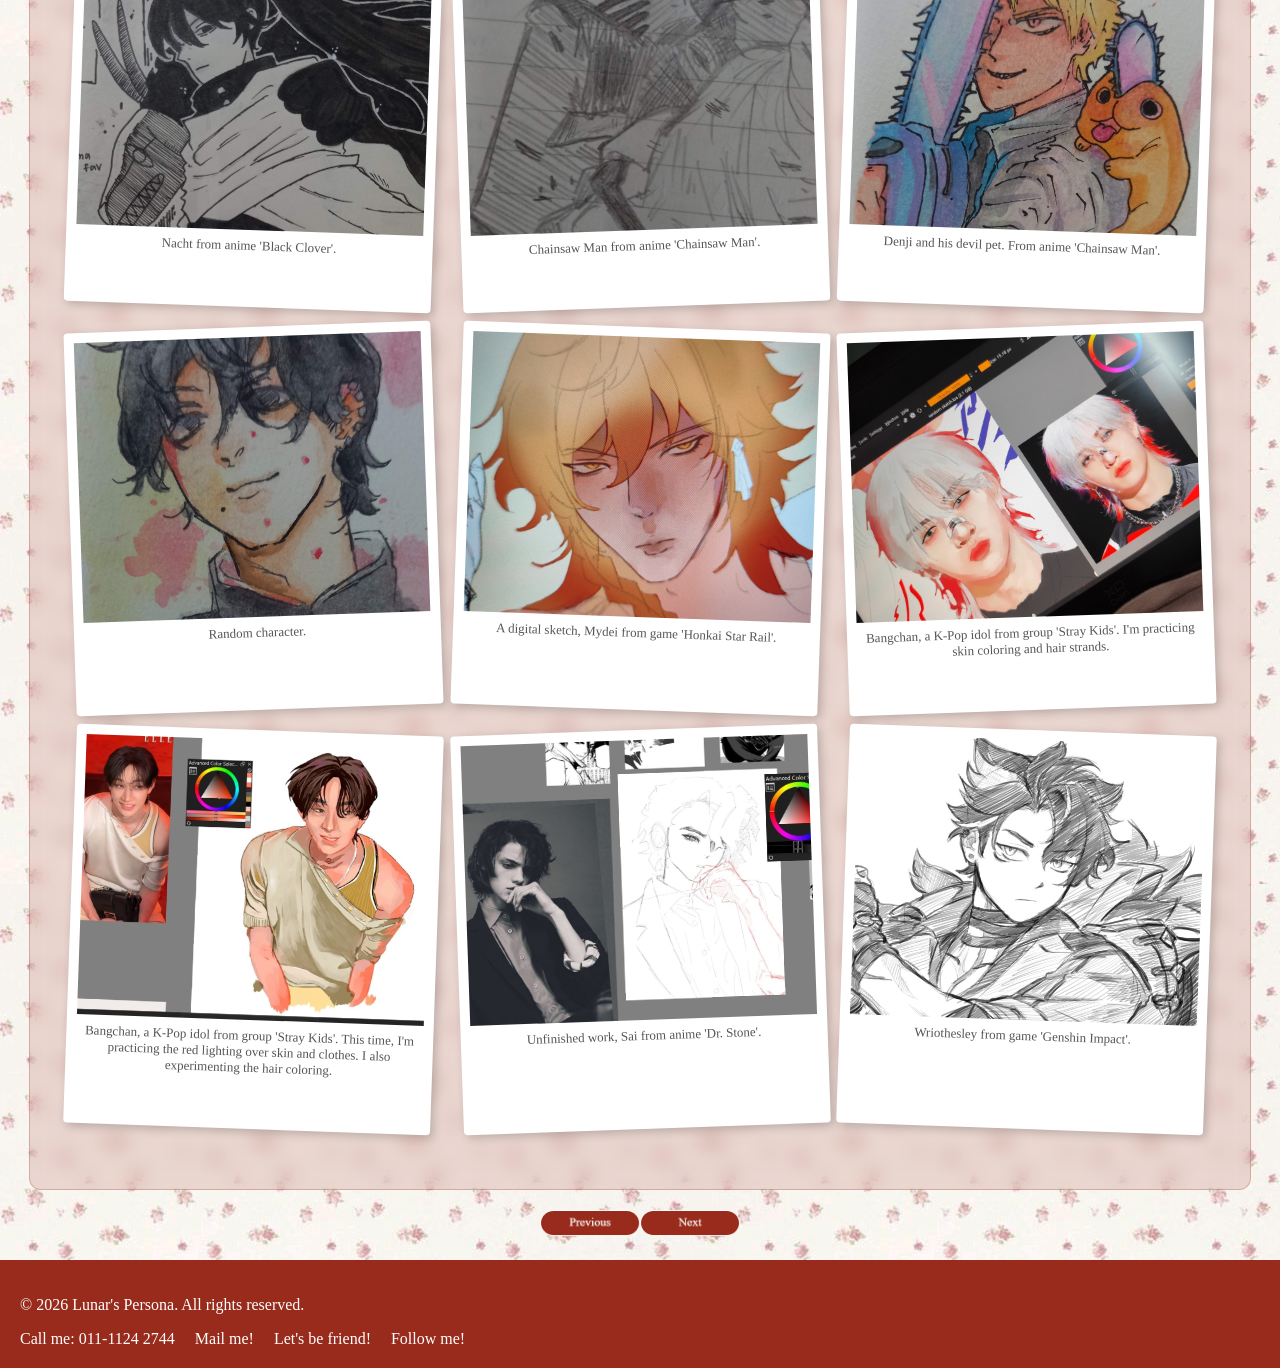
<file: hobby.html>
<!DOCTYPE html>
<html>

<head>
<title>Lunar's Persona</title>
<link rel="stylesheet" href="style.css">
</head>

<body>
<a href="#top" class="back-to-top">
<img src="up-arrow.png" alt="Back to Top">
</a>
        
<a href="index.html"></a>
<nav class="navbar">

<a href="index.html" style="text-decoration:none;">
<div class="logo">LUNAR</div>
</a>

<ul class="nav-links">
<li><a href="index.html">Home</a></li>
<li class="dropdown">
<a href="aboutme.html">About Me</a>
<ul class="dropdown-menu">
<li><a href="aboutme.html#family">Family</a></li>
<li><a href="aboutme.html#friends">Friends</a></li>
</ul>
</li>
<li><a href="hobby.html">Hobby</a></li>
<li><a href="education.html">Education</a></li>
<li><a href="experience.html">Experience</a></li>
<li class="dropdown">
<a href="interest.html">Interest</a>
<ul class="dropdown-menu">
<li><a href="interest.html#music">Music</a></li>
<li><a href="interest.html#anime">Anime</a></li>
<li><a href="interest.html#gaming">Gaming</a></li>
</ul>
</li>
<li><a href="goal.html">Goal</a></li>
</ul>
</nav>

<div class="glass-box-page">

<section id="hobby">
<h1 align="center">Hobby</h1>

<h3 align="center"><u>Arts</u></h3>
<p align="center">Being a quiet person, means having an interest into creative works. My hobby is drawing. Recently, I discovered digital arts. I found them being spectacular piece of artwork besides traditional art. Both having their art values but they also having different technique. I tried both digitally and traditional, but I am prefered digital as a way to express myself.</p>

<h3 align="center">Gallery</h3>

<div class="scrapbook-grid">

<div class="scrapbook-item">
<div class="scrapbook-tall">
<img src="unknown.jpg">
<p class="scrapbook-caption">Random character.</p>
</div>
</div>

<div class="scrapbook-item">
<div class="scrapbook-tall">
<img src="bc.jpg">
<p class="scrapbook-caption">Silva from anime 'Black Clover'. My first attempt on coloring using a watercolor.</p>
</div>
</div>

<div class="scrapbook-item">
<div class="scrapbook-tall">
<img src="makima.jpg">
<p class="scrapbook-caption">Makima from anime 'Chainsaw Man'.</p>
</div>
</div>

<div class="scrapbook-item">
<div class="scrapbook-tall">
<img src="cb97.jpg">
<p class="scrapbook-caption">Random person.</p>
</div>
</div>

<div class="scrapbook-item">
<div class="scrapbook-tall">
<img src="felix.jpg">
<p class="scrapbook-caption">Felix, a K-Pop idol from group 'Stray Kids'. A sketch on paper after been drawing on computer for long time.</p>
</div>
</div>

<div class="scrapbook-item">
<div class="scrapbook-tall">
<img src="aki.jpg">
<p class="scrapbook-caption">Aki from anime 'Chainsaw Man'.</p>
</div>
</div>

<div class="scrapbook-item">
<div class="scrapbook-tall">
<img src="neuvi.jpg">
<p class="scrapbook-caption">Neuvillete from game 'Genshin Impact'. A sketch while in lecture hall.</p>
</div>
</div>

<div class="scrapbook-item">
<div class="scrapbook-tall">
<img src="arle.jpg">
<p class="scrapbook-caption">Arlecchino from game 'Genshin Impact'. A night sketch.</p>
</div>
</div>

<div class="scrapbook-item">
<div class="scrapbook-tall">
<img src="bbb.jpg">
<p class="scrapbook-caption">An old sketch when I were in primary school. I liked BoboiBoy back then.</p>
</div>
</div>

<div class="scrapbook-item">
<div class="scrapbook-tall">
<img src="nacht.jpg">
<p class="scrapbook-caption">Nacht from anime 'Black Clover'.</p>
</div>
</div>

<div class="scrapbook-item">
<div class="scrapbook-tall">
<img src="csw.jpg">
<p class="scrapbook-caption">Chainsaw Man from anime 'Chainsaw Man'.</p>
</div>
</div>

<div class="scrapbook-item">
<div class="scrapbook-tall">
<img src="denji.jpg">
<p class="scrapbook-caption">Denji and his devil pet. From anime 'Chainsaw Man'.</p>
</div>
</div>

<div class="scrapbook-item">
<div class="scrapbook-tall">
<img src="muehe.jpg">
<p class="scrapbook-caption">Random character.</p>
</div>
</div>

<div class="scrapbook-item">
<div class="scrapbook-tall">
<img src="mydei.jpg">
<p class="scrapbook-caption">A digital sketch, Mydei from game 'Honkai Star Rail'.</p>
</div>
</div>

<div class="scrapbook-item">
<div class="scrapbook-tall">
<img src="wuwa.jpg">
<p class="scrapbook-caption">Bangchan, a K-Pop idol from group 'Stray Kids'. I'm practicing skin coloring and hair strands.</p>
</div>
</div>

<div class="scrapbook-item">
<div class="scrapbook-tall">
<img src="fendi.jpg">
<p class="scrapbook-caption">Bangchan, a K-Pop idol from group 'Stray Kids'. This time, I'm practicing the red lighting over skin and clothes. I also experimenting the hair coloring.</p>
</div>
</div>

<div class="scrapbook-item">
<div class="scrapbook-tall">
<img src="wip.jpg">
<p class="scrapbook-caption">Unfinished work, Sai from anime 'Dr. Stone'.</p>
</div>
</div>

<div class="scrapbook-item">
<div class="scrapbook-tall">
<img src="wrio.jpg">
<p class="scrapbook-caption">Wriothesley from game 'Genshin Impact'.</p>
</div>
</div>

</div>

</section>

</div>

<div class="page-nav">
<a href="aboutme.html"><img src="previous.png" alt="previous"></a>
<a href="education.html"><img src="next.png" alt="Next"></a>
</div>

<footer class="footer">
<p>© 2026 Lunar's Persona. All rights reserved.</p>
<ul class="footer-links">
<li>Call me: 011-1124 2744</li>
<li><a href="mailto:ainafarisha.ahmadsofee@gmail.com">Mail me!</a></li>
<li><a href="https://www.facebook.com/share/1E6sG9rXye/">Let's be friend!</a></li>
<li><a href="https://www.instagram.com/aifasofee?igsh=MWs3N3A5YTVyMzZ6cA==">Follow me!</a></li>
</ul>
</footer>

<audio id="bg-music" src="afternoon tea.mp3" loop></audio>

<script>
const bgMusic = document.getElementById('bg-music');
const savedTime = sessionStorage.getItem('bgTime');
const wasPlaying = sessionStorage.getItem('bgPlaying');

if (savedTime) {
bgMusic.currentTime = parseFloat(savedTime);
}

bgMusic.play().catch(() => {
document.addEventListener('click', function startBg() {
bgMusic.play();
document.removeEventListener('click', startBg);
});
});

window.addEventListener('beforeunload', () => {
sessionStorage.setItem('bgTime', bgMusic.currentTime);
sessionStorage.setItem('bgPlaying', !bgMusic.paused);
});
</script>

<script>
const btn = document.querySelector('.back-to-top');
window.addEventListener('scroll', () => {
if (window.scrollY > 300) {
btn.classList.add('show');
} else {
btn.classList.remove('show');
}
});
</script>

</body>

</html>
</file>
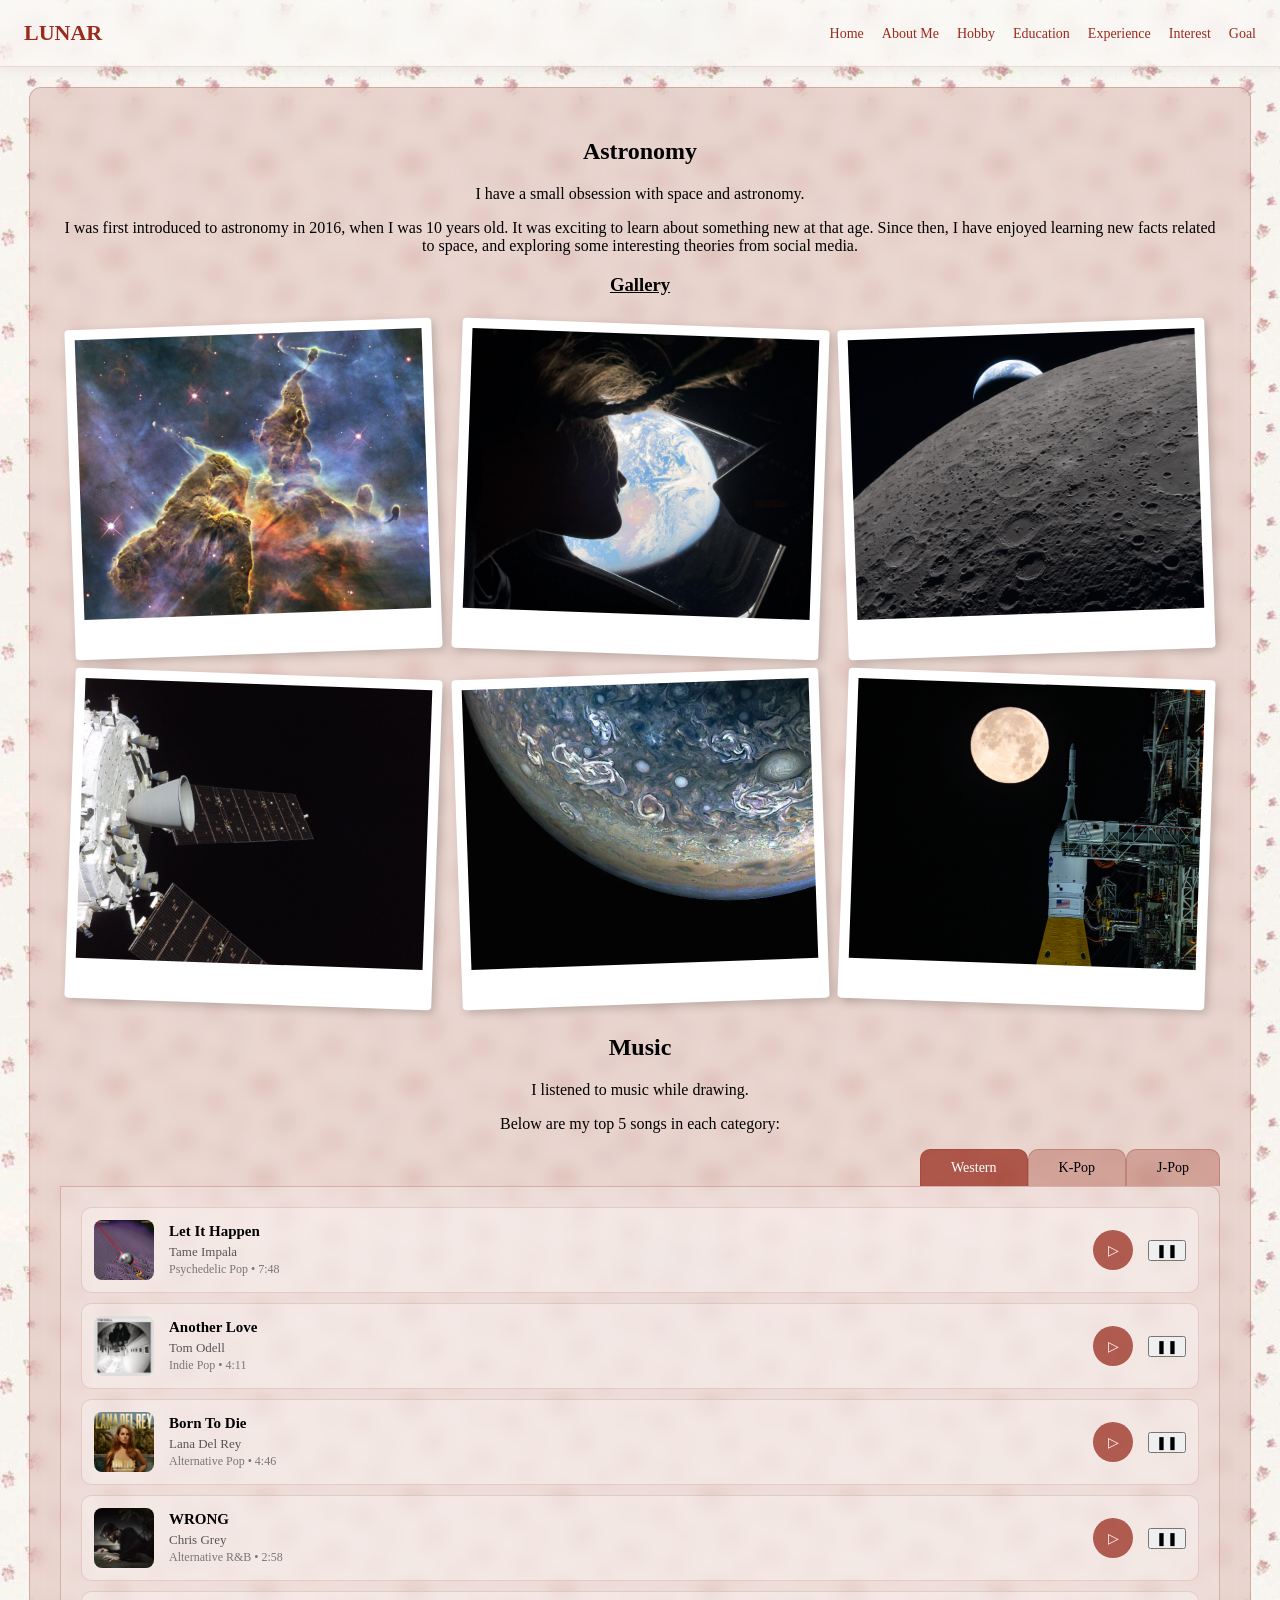
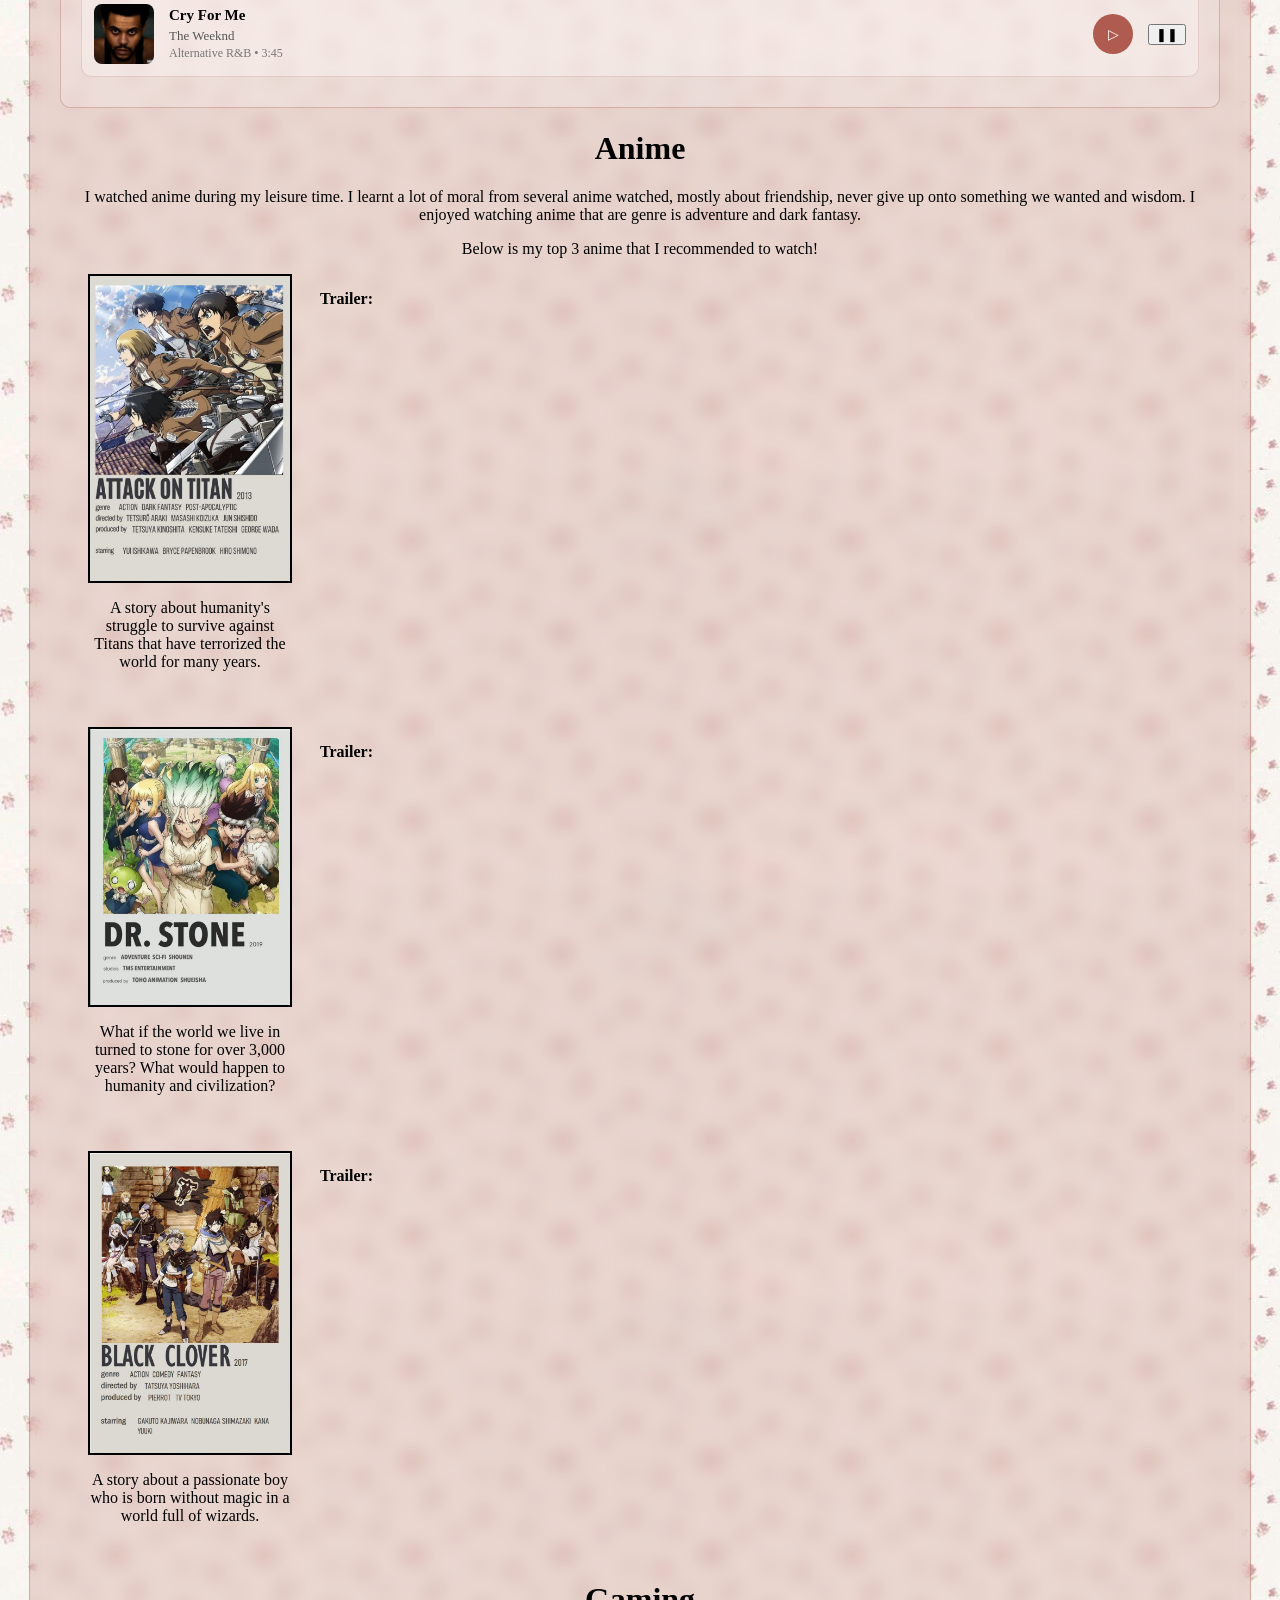
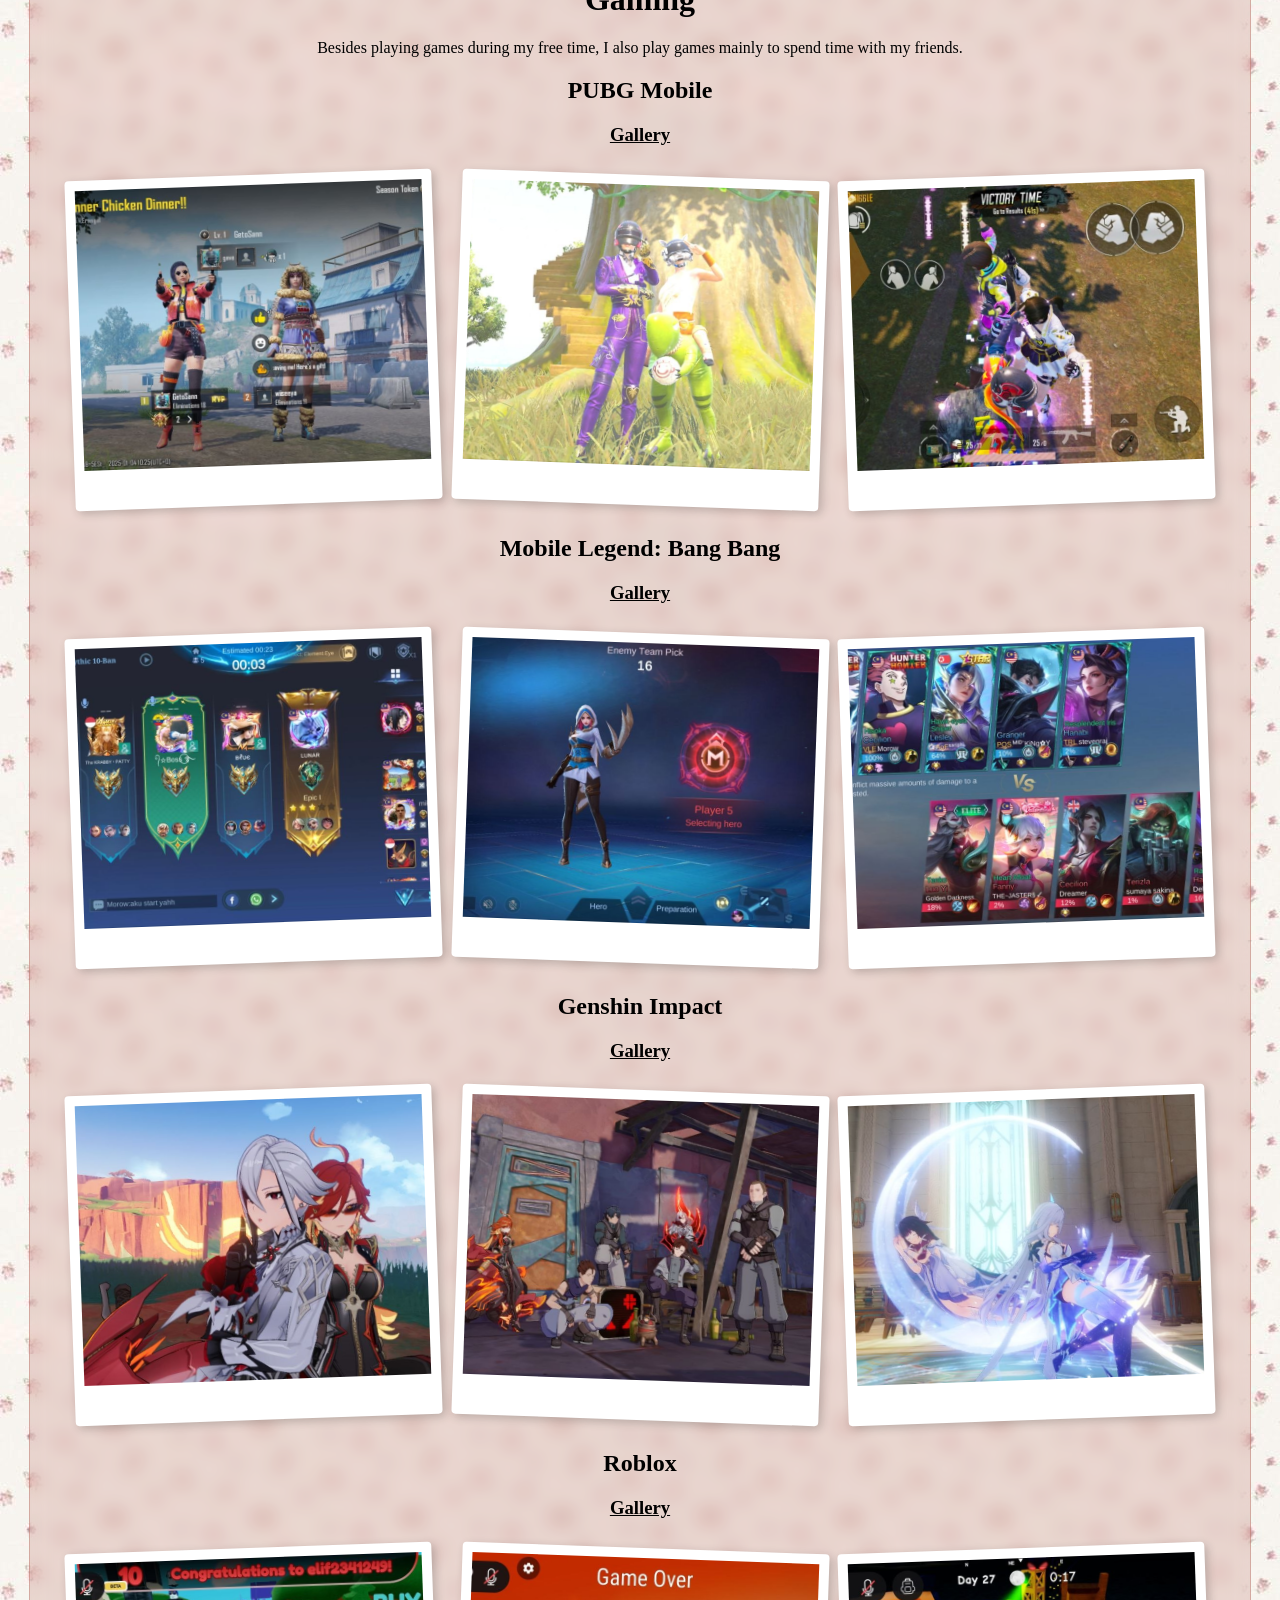
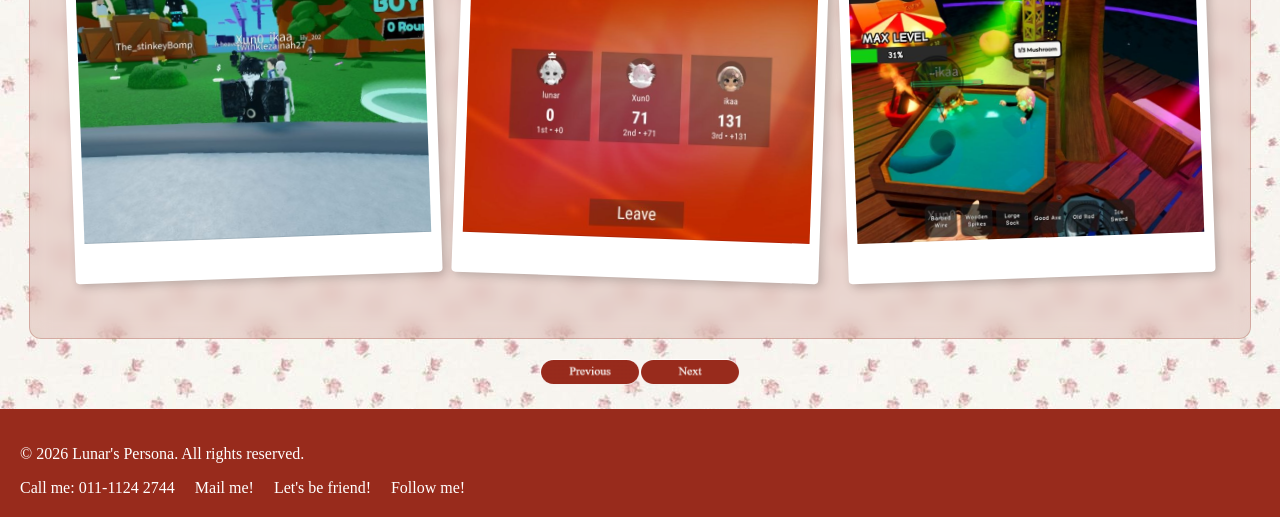
<file: interest.html>
<!DOCTYPE html>
<html>

<head>
<title>Lunar's Persona</title>
<link rel="stylesheet" href="style.css">
<script src="https://www.youtube.com/iframe_api"></script>
</head>

<body>
<a href="#top" class="back-to-top">
<img src="up-arrow.png" alt="Back to Top">
</a>
        
<a href="index.html"></a>
<nav class="navbar">

<a href="index.html" style="text-decoration:none;">
<div class="logo">LUNAR</div>
</a>

<ul class="nav-links">
<li><a href="index.html">Home</a></li>
<li class="dropdown">
<a href="aboutme.html">About Me</a>
<ul class="dropdown-menu">
<li><a href="aboutme.html#family">Family</a></li>
<li><a href="aboutme.html#friends">Friends</a></li>
</ul>
</li>
<li><a href="hobby.html">Hobby</a></li>
<li><a href="education.html">Education</a></li>
<li><a href="experience.html">Experience</a></li>
<li class="dropdown">
<a href="interest.html">Interest</a>
<ul class="dropdown-menu">
<li><a href="interest.html#music">Music</a></li>
<li><a href="interest.html#anime">Anime</a></li>
<li><a href="interest.html#gaming">Gaming</a></li>
</ul>
</li>
<li><a href="goal.html">Goal</a></li>
</ul>
</nav>

<div class="glass-box-page">

<section id="interest">
<h1 align="center">Astronomy</h1>
<p align="center">I have a small obsession with space and astronomy.</p>
<p align="center">I was first introduced to astronomy in 2016, when I was 10 years old. It was exciting to learn about something new at that age. Since then, I have enjoyed learning new facts related to space, and exploring some interesting theories from social media.</p>

<h3 align="center"><u>Gallery</u></h3>

<div class="scrapbook-grid">

<div class="scrapbook-item">
<div class="scrapbook-tall">
<img src="nasa(1).jpg">
</div>
</div>

<div class="scrapbook-item">
<div class="scrapbook-tall">
<img src="nasa(2).jpg">
</div>
</div>

<div class="scrapbook-item">
<div class="scrapbook-tall">
<img src="nasa(3).jpg">
</div>
</div>

<div class="scrapbook-item">
<div class="scrapbook-tall">
<img src="nasa(4).jpg">
</div>
</div>

<div class="scrapbook-item">
<div class="scrapbook-tall">
<img src="nasa(5).jpg">
</div>
</div>

<div class="scrapbook-item">
<div class="scrapbook-tall">
<img src="nasa(6).jpg">
</div>
</div>

</div>

<h1 id="music" align="center">Music</h1>
<p align="center">I listened to music while drawing.</p>
<p align="center">Below are my top 5 songs in each category:</p>

<div class="music-tabs">
<div class="music-tab active" onclick="showTab('western')">Western</div>
<div class="music-tab" onclick="showTab('kpop')">K-Pop</div>
<div class="music-tab" onclick="showTab('jpop')">J-Pop</div>
</div>

<div class="music-panel active" id="western">

<div class="song-card">
<img src="letithappen.jpg" alt="album">
<div class="song-info">
<p class="song-title">Let It Happen</p>
<p class="song-artist">Tame Impala</p>
<p class="song-meta">Psychedelic Pop • 7:48</p>
</div>

<audio id="audio-eng-1" src="Let It Happen.mp3"></audio>

<button class="play-btn" onclick="playSong('audio-eng-1', this, 105, 165)">▷</button>

<button class="pause-btn" onclick="pauseSong('audio-eng-1', this)">❚❚</button>

</div>

<div class="song-card">
<img src="anotherlove.jpg" alt="album">
<div class="song-info">
<p class="song-title">Another Love</p>
<p class="song-artist">Tom Odell</p>
<p class="song-meta">Indie Pop • 4:11</p>
</div>

<audio id="audio-eng-2" src="Another Love.mp3"></audio>

<button class="play-btn" onclick="playSong('audio-eng-2', this, 143, 166)">▷</button>

<button class="pause-btn" onclick="pauseSong('audio-eng-2', this)">❚❚</button>

</div>


<div class="song-card">
<img src="borntodie.jpg" alt="album">
<div class="song-info">
<p class="song-title">Born To Die</p>
<p class="song-artist">Lana Del Rey</p>
<p class="song-meta">Alternative Pop • 4:46</p>
</div>

<audio id="audio-eng-3" src="Born To Die.mp3"></audio>

<button class="play-btn" onclick="playSong('audio-eng-3', this, 90, 115)">▷</button>

<button class="pause-btn" onclick="pauseSong('audio-eng-3', this)">❚❚</button>

</div>

<div class="song-card">
<img src="wrong.jpg" alt="album">
<div class="song-info">
<p class="song-title">WRONG</p>
<p class="song-artist">Chris Grey</p>
<p class="song-meta">Alternative R&B • 2:58</p>
</div>

<audio id="audio-eng-4" src="WRONG.mp3"></audio>

<button class="play-btn" onclick="playSong('audio-eng-4', this, 95, 154)">▷</button>

<button class="pause-btn" onclick="pauseSong('audio-eng-4', this)">❚❚</button>

</div>

<div class="song-card">
<img src="cryforme.jpg" alt="album">
<div class="song-info">
<p class="song-title">Cry For Me</p>
<p class="song-artist">The Weeknd</p>
<p class="song-meta">Alternative R&B • 3:45</p>
</div>

<audio id="audio-eng-5" src="CryForMe.mp3"></audio>

<button class="play-btn" onclick="playSong('audio-eng-5', this, 47, 80)">▷</button>

<button class="pause-btn" onclick="pauseSong('audio-eng-5', this)">❚❚</button>

</div>

</div>

<div class="music-panel" id="kpop">

<div class="song-card">
<img src="tnt.jpg" alt="album">
<div class="song-info">
<p class="song-title">TNT</p>
<p class="song-artist">CORTIS</p>
<p class="song-meta">Hip-Hop • 2:04</p>
</div>

<audio id="audio-kpop-1" src="TNT.mp3"></audio>

<button class="play-btn" onclick="playSong('audio-kpop-1', this, 31, 100)">▷</button>

<button class="pause-btn" onclick="pauseSong('audio-kpop-1', this)">❚❚</button>

</div>

<div class="song-card">
<img src="doit.jpg" alt="album">
<div class="song-info">
<p class="song-title">신선놀음 DIVINE</p>
<p class="song-artist">Stray Kids</p>
<p class="song-meta">Old School Hip-Hop • 3:08</p>
</div>

<audio id="audio-kpop-2" src="신선놀음 DIVINE.mp3"></audio>

<button class="play-btn" onclick="playSong('audio-kpop-2', this, 55, 84)">▷</button>

<button class="pause-btn" onclick="pauseSong('audio-kpop-2', this)">❚❚</button>

</div>

<div class="song-card">
<img src="ice on my teeth.jpg" alt="album">
<div class="song-info">
<p class="song-title">Ice On My Teeth</p>
<p class="song-artist">ATEEZ</p>
<p class="song-meta">Hip-Hop • 3:04</p>
</div>

<audio id="audio-kpop-3" src="Ice On My Teeth.mp3"></audio>

<button class="play-btn" onclick="playSong('audio-kpop-3', this, 46, 85)">▷</button>

<button class="pause-btn" onclick="pauseSong('audio-kpop-3', this)">❚❚</button>

</div>

<div class="song-card">
<img src="backformore.jpg" alt="album">
<div class="song-info">
<p class="song-title">Back for More (TXT Ver.)</p>
<p class="song-artist">TOMORROW X TOGETHER</p>
<p class="song-meta">Dance-Pop • 2:43</p>
</div>

<audio id="audio-kpop-4" src="backformore.mp3"></audio>

<button class="play-btn" onclick="playSong('audio-kpop-4', this, 42, 162)">▷</button>

<button class="pause-btn" onclick="pauseSong('audio-kpop-4', this)">❚❚</button>

</div>

<div class="song-card">
<img src="fiction.jpg" alt="album">
<div class="song-info">
<p class="song-title">Fiction</p>
<p class="song-artist">BEAST(비스트)</p>
<p class="song-meta">Electropop • 3:55</p>
</div>

<audio id="audio-kpop-5" src="Fiction (Fiction).mp3"></audio>

<button class="play-btn" onclick="playSong('audio-kpop-5', this, 62, 95)">▷</button>

<button class="pause-btn" onclick="pauseSong('audio-kpop-5', this)">❚❚</button>

</div>

</div>

<div class="music-panel" id="jpop">

<div class="song-card">
<img src="twilight.jpg" alt="album">
<div class="song-info">
<p class="song-title">TWILIGHT!!!</p>
<p class="song-artist">King Gnu</p>
<p class="song-meta">Alternative Pop • 3:38</p>
</div>

<audio id="audio-jpop-1" src="TWILIGHT!!!.mp3"></audio>

<button class="play-btn" onclick="playSong('audio-jpop-1', this, 68, 106)">▷</button>
<button class="pause-btn" onclick="pauseSong('audio-jpop-1', this)">❚❚</button>
</div>

<div class="song-card">
<img src="rocket.jpg" alt="album">
<div class="song-info">
<p class="song-title">ROCKET</p>
<p class="song-artist">BURNOUT SYNDROMES</p>
<p class="song-meta">Pop-Rock • 3:29</p>
</div>

<audio id="audio-jpop-2" src="ROCKET.mp3"></audio>

<button class="play-btn" onclick="playSong('audio-jpop-2', this, 45, 91)">▷</button>
<button class="pause-btn" onclick="pauseSong('audio-jpop-2', this)">❚❚</button>
</div>

<div class="song-card">
<img src="vivarium.jpg" alt="album">
<div class="song-info">
<p class="song-title">ビバリウム - Vivarium</p>
<p class="song-artist">Ado</p>
<p class="song-meta">Math Rock • 4:04</p>
</div>

<audio id="audio-jpop-3" src="Vivarium.mp3"></audio>

<button class="play-btn" onclick="playSong('audio-jpop-3', this, 82, 106)">▷</button>
<button class="pause-btn" onclick="pauseSong('audio-jpop-3', this)">❚❚</button>
</div>

<div class="song-card">
<img src="tjt.jpg" alt="album">
<div class="song-info">
<p class="song-title">天上天下 - Tenjo Tenge</p>
<p class="song-artist">miyuna</p>
<p class="song-meta">Alternative Rock • 3:18</p>
</div>

<audio id="audio-jpop-4" src="天上天下.mp3"></audio>

<button class="play-btn" onclick="playSong('audio-jpop-4', this, 53, 75)">▷</button>
<button class="pause-btn" onclick="pauseSong('audio-jpop-4', this)">❚❚</button>
</div>

<div class="song-card">
<img src="matsuri.jpg" alt="album">
<div class="song-info">
<p class="song-title">まつり - Matsuri</p>
<p class="song-artist">Fujii Kaze</p>
<p class="song-meta">Contemporary R&B • 3:46</p>
</div>

<audio id="audio-jpop-5" src="Matsuri.mp3"></audio>

<button class="play-btn" onclick="playSong('audio-jpop-5', this, 64, 124)">▷</button>
<button class="pause-btn" onclick="pauseSong('audio-jpop-5', this)">❚❚</button>
</div>

</div>

</section>

<h1 id="anime" align="center">Anime</h1>

<p align="center">I watched anime during my leisure time. I learnt a lot of moral from several anime watched, mostly about friendship, never give up onto something we wanted and wisdom. I enjoyed watching anime that are genre is adventure and dark fantasy.</p>
<p align="center">Below is my top 3 anime that I recommended to watch!</p>

<div class="anime-row">

<div class="anime-info">
<img src="attack on titan.jpg" width="200" border="2">
<p align="center">A story about humanity's struggle to survive against Titans that have terrorized the world for many years.</p>
</div>
<div class="anime-video">
<p>Trailer:</p>
<iframe id="yt1" width="560" height="315" src="https://www.youtube.com/embed/LV-nazLVmgo?si=X5fcYvhi-1LfpAyi" title="YouTube video player" frameborder="0" allow="accelerometer; autoplay; clipboard-write; encrypted-media; gyroscope; picture-in-picture; web-share" referrerpolicy="strict-origin-when-cross-origin" allowfullscreen></iframe>
</div>
</div>

<div class="anime-row">
<div class="anime-info">
<img src="dr stone.jpg" width="200" border="2">
<p align="center">What if the world we live in turned to stone for over 3,000 years? What would happen to humanity and civilization?</p>
</div>
<div class="anime-video">
<p>Trailer:</p>
<iframe id="yt2" width="560" height="315" src="https://www.youtube.com/embed/S6OmSIxSj14?si=HGANGif2b5O34Mbv" title="YouTube video player" frameborder="0" allow="accelerometer; autoplay; clipboard-write; encrypted-media; gyroscope; picture-in-picture; web-share" referrerpolicy="strict-origin-when-cross-origin" allowfullscreen></iframe>
</div>
</div>

<div class="anime-row">
<div class="anime-info">
<img src="black clover.jpg" width="200" border="2">
<p align="center">A story about a passionate boy who is born without magic in a world full of wizards.</p>
</div>
<div class="anime-video">
<p>Trailer:</p>
<iframe id="yt3" width="560" height="315" src="https://www.youtube.com/embed/QwNWY6z93O4?si=mwt7-wMv1l6fX6q9" title="YouTube video player" frameborder="0" allow="accelerometer; autoplay; clipboard-write; encrypted-media; gyroscope; picture-in-picture; web-share" referrerpolicy="strict-origin-when-cross-origin" allowfullscreen></iframe>
</div>
</div>

<h1 id="gaming" align="center">Gaming</h1>
<p align="center">Besides playing games during my free time, I also play games mainly to spend time with my friends.</p>

<h2 align="center">PUBG Mobile</h2>
<h3 align="center"><u>Gallery</u></h3>

<div class="scrapbook-grid">

<div class="scrapbook-item">
<div class="scrapbook-tall">
<img src="pubg(1).jpg">
</div>
</div>

<div class="scrapbook-item">
<div class="scrapbook-tall">
<img src="pubg(2).jpg">
</div>
</div>

<div class="scrapbook-item">
<div class="scrapbook-tall">
<img src="pubg(3).jpg">
</div>
</div>

</div>

<h2 align="center">Mobile Legend: Bang Bang</h2>
<h3 align="center"><u>Gallery</u></h3>

<div class="scrapbook-grid">

<div class="scrapbook-item">
<div class="scrapbook-tall">
<img src="mlbb(1).jpg">
</div>
</div>

<div class="scrapbook-item">
<div class="scrapbook-tall">
<img src="mlbb(2).jpg">
</div>
</div>

<div class="scrapbook-item">
<div class="scrapbook-tall">
<img src="mlbb(3).jpg">
</div>
</div>

</div>

<h2 align="center">Genshin Impact</h2>
<h3 align="center"><u>Gallery</u></h3>

<div class="scrapbook-grid">

<div class="scrapbook-item">
<div class="scrapbook-tall">
<img src="gi(1).jpg">
</div>
</div>

<div class="scrapbook-item">
<div class="scrapbook-tall">
<img src="gi(2).jpg">
</div>
</div>

<div class="scrapbook-item">
<div class="scrapbook-tall">
<img src="gi(3).jpg">
</div>
</div>

</div>

<h2 align="center">Roblox</h2>
<h3 align="center"><u>Gallery</u></h3>

<div class="scrapbook-grid">

<div class="scrapbook-item">
<div class="scrapbook-tall">
<img src="rob(1).jpg">
</div>
</div>

<div class="scrapbook-item">
<div class="scrapbook-tall">
<img src="rob(2).jpg">
</div>
</div>

<div class="scrapbook-item">
<div class="scrapbook-tall">
<img src="rob(3).jpg">
</div>
</div>

</div>

</div>

<div class="page-nav">
<a href="experience.html"><img src="previous.png" alt="previous"></a>
<a href="goal.html"><img src="next.png" alt="Next"></a>
</div>

<footer class="footer">
<p>© 2026 Lunar's Persona. All rights reserved.</p>
<ul class="footer-links">
<li>Call me: 011-1124 2744</li>
<li><a href="mailto:ainafarisha.ahmadsofee@gmail.com">Mail me!</a></li>
<li><a href="https://www.facebook.com/share/1E6sG9rXye/">Let's be friend!</a></li>
<li><a href="https://www.instagram.com/aifasofee?igsh=MWs3N3A5YTVyMzZ6cA==">Follow me!</a></li>
</ul>
</footer>

<audio id="bg-music" src="afternoon tea.mp3" loop></audio>

<script>
const bgMusic = document.getElementById('bg-music');
const savedTime = sessionStorage.getItem('bgTime');
const wasPlaying = sessionStorage.getItem('bgPlaying');

if (savedTime) {
bgMusic.currentTime = parseFloat(savedTime);
}

bgMusic.play().catch(() => {
document.addEventListener('click', function startBg() {
bgMusic.play();
document.removeEventListener('click', startBg);
});
});

window.addEventListener('beforeunload', () => {
sessionStorage.setItem('bgTime', bgMusic.currentTime);
sessionStorage.setItem('bgPlaying', !bgMusic.paused);
});
</script>

<script>
const btn = document.querySelector('.back-to-top');
window.addEventListener('scroll', () => {
if (window.scrollY > 300) {
btn.classList.add('show');
} else {
btn.classList.remove('show');
}
});
</script>

<script>
function playSong(audioId, btn, startTime, endTime) {
document.querySelectorAll('audio').forEach(a => {
if (a.id !== 'bg-music') {
a.pause();
a.currentTime = 0;
a.volume = 1;
}
});

document.getElementById('bg-music').pause();

const audio = document.getElementById(audioId);
audio.currentTime = startTime;
audio.volume = 0;
audio.play();

let fadeIn = setInterval(() => {
if (audio.volume <1) {
audio.volume = Math.min (1, audio.volume + 0.05);
} else {
clearInterval(fadeIn);
}
}, 100);

audio.ontimeupdate = function() {
if (audio.currentTime >= endTime - 3) {
if (audio.volume > 0) {
audio.volume = Math.max(0, audio.volume - 0.02);
}
}
if (audio.currentTime >= endTime) {
audio.pause();
audio.currentTime = startTime;
audio.volume = 1;
document.getElementById('bg-music').play();
}
};
}

function pauseSong(audioId) {
const audio = document.getElementById(audioId);
audio.pause();
document.getElementById('bg-music').play();
}

function showTab(tab) {
document.querySelectorAll('.music-panel').forEach(p => p.classList.remove('active'));
document.querySelectorAll('.music-tab').forEach(t => t.classList.remove('active'));
document.getElementById(tab).classList.add('active');
event.target.classList.add('active');
}

let players = {};

function onYouTubeIframeAPIReady() {
players['yt1'] = new YT.Player('yt1', {
events: {
onStateChange: function(event) {
if (event.data == YT.PlayerState.PLAYING) {
  
document.getElementById('bg-music').pause();
}
if (event.data == YT.PlayerState.PAUSED || 
event.data == YT.PlayerState.ENDED) {
document.getElementById('bg-music').play();
}
}
}
});
}

function onYouTubeIframeAPIReady() {
players['yt2'] = new YT.Player('yt2', {
events: {
onStateChange: function(event) {
if (event.data == YT.PlayerState.PLAYING) {
  
document.getElementById('bg-music').pause();
}
if (event.data == YT.PlayerState.PAUSED || 
event.data == YT.PlayerState.ENDED) {
document.getElementById('bg-music').play();
}
}
}
});
}

function onYouTubeIframeAPIReady() {
players['yt3'] = new YT.Player('yt3', {
events: {
onStateChange: function(event) {
if (event.data == YT.PlayerState.PLAYING) {
  
document.getElementById('bg-music').pause();
}
if (event.data == YT.PlayerState.PAUSED || 
event.data == YT.PlayerState.ENDED) {
document.getElementById('bg-music').play();
}
}
}
});
}

</script>

</body>

</html>
</file>
<file: style.css>
html, body{
}

:root{
--primary:#982B1C;
--background: #ffffff;
--text: #2B2B2B;
--white: #ffffff;
}

body{
min-height:100vh;
margin:0;
font-family:Times New Roman;
display: flex;
flex-direction: column;
background-image: url("pastel flower.jpg");
}

section{
flex: 1;
}

.video-center {
display: flex;
justiify-content: center;
margin: 30px 0;
}

.welcome-text {
color: darkred;
font-size: 18px;
font-weight: bold;
background-color: mistyrose;
padding: 8px;
}

.banner-slider {
position: relative;
width: auto;
border-radius: 10px;
margin: 20px 20px;
}

.banner-track-wrapper {
overflow: hidden;
border-radius: 10px;
}

.banner-dots {
display: flex;
justify-content: center;
gap: 8px;
margin-top: 10px;
}

.banner-track {
display: flex;
transition: transform 0.6s ease;
}

.banner-slide {
min-width: 100%;
position: relative;
text-decoration: none;
flex-shrink:0;
}

.banner-slide img {
width: 100%;
height: 300px;
object-fit: cover;
display: block;
border-radius: 10px;
}

.banner-label {
position: absolute;
bottom: 20px;
left: 30px;
background-color: rgba(152, 43, 28, 0.75);
backdrop-filter: blur(8px);
-webkit-backdrop-filter: blur(8px);
color: white;
padding: 8px 20px;
border-radius: 20px;
font-size: 16px;
font-family: Times New Roman;
border: 1px solid rgba(255,255,255,0.3);
}

.dot {
width: 10px;
height: 10px;
border-radius: 50%;
background-color: rgba(152, 43, 28, 0.3);
cursor: pointer;
transition: background-color 0.3s ease;
}

.dot.active {
background-color: #982B1C;
}

.back-to-top{
position:fixed;
bottom:30px;
right:30px;
z-index: 9999;
opacity:0;
pointer-events:none;
background-color: rgba(152, 43, 28, 0.75);
backdrop-filter: blur(8px);
-webkit-backdrop-filter: blur(8px);
width:45px;
height:45px;
border-radius: 50%;
display:flex;
align-items:center;
justify-content:center;
text-decoration:none;
border: 1px solid rgba(255,255,255,0.3);
transition:opacity 0.4s ease, transform 0.3s ease;
}

.back-to-top.show{
opacity:1;
pointer-events:auto;
}

.back-to-top img{
width:25px;
height:25px;
object-fit:contain;
filter: brightness(0) invert(1);
}

.back-to-top:hover{
transform: translateY(-4px);
}

.glass-box {
flex: 1;
background-color: rgba(152, 43, 28, 0.15);
backdrop-filter: blur(10px);
-webkit-backdrop-filter: blur(10px);
border-radius: 12px;
border: 1px solid rgba(152, 43, 28, 0.25);
padding: 30px;
max-width: calc(100% - 120px);
margin: 20px auto;
overflow: hidden;
display: flex;
align-items: center;
gap: 20px;
}

.glass-box-page {
background-color: rgba(152, 43, 28, 0.15);
backdrop-filter: blur(10px);
-webkit-backdrop-filter: blur(10px);
border-radius: 12px;
border: 1px solid rgba(152, 43, 28, 0.25);
padding: 30px;
max-width: calc(100% - 120px);
margin: 20px auto;
}

.main-content{
flex:1;
min-height:600px;
padding: 10px 0;
}

.navbar{
background-color: rgba(255, 255, 255, 0.35);
backdrop-filter: blur(12px);
-webkit-backgdrop-filter: blur(12px);
display:flex;
justify-content:space-between;
align-items:center;
padding:8px 24px;
position: sticky;
top:0;
z-index:1000;
border-bottom: 1px solid rgba(152, 43, 28, 0.15);
box-shadow: 0 2px 12px rgba(0,0,0,0.06);
}

.logo{
font-size:22px;
font-weight:bold;
color:#982B1C;
}

.nav-links{
list-style:none;
display:flex;
gap:18px;
margin-left:auto;
padding:0;
}

.nav-links a{
color:#982B1C;
text-decoration:none;
font-size:14px;
padding-bottom:6px;
border-radius: 4px;
transition:border-bottom 0.3s ease;
position: relative;
}

.nav-links a:hover{
backdground-color: rgba(255,255,255,0.15);
color:#6e1e13;
}

.nav-links a::after{
content:'';
position:absolute;
bottom:-4px;
left:0;
width:0;
height:2px;
background-color:#982B1C;
transition:width 0.3s ease;
}

.nav-links a:hover::after{
width:100%;
}

.page-nav {
display: flex;
justify-content: center;
max-width: calc(100%-120px);
margin: auto auto 20px;
}

.page-nav-btn {
background-color: rgba(152, 43, 28, 0.75);
backdrop-filter: blur(8px);
-webkit-backdrop-filter: blur(8px);
color: white;
padding: 10px 24px;
border-radius: 20px;
text-decoration: none;
font-family: Times New Roman;
font-size: 14px;
border: 1px solid rgba(255,255,255,0.3);
transition: transform 0.2s ease, background-color 0.2s ease;
}

.page-nav-btn:hover {
transform: translateY(-3px);
background-color: rgba(152, 43, 28, 0.95);
}

.page-nav img {
width: 100px;
height: auto;
transition: transform 0.2s ease;
}

.page-nav img:hover {
transform: translateY (-3px);
}

.gallery {
display:grid;
grid-template-columns: repeat(3,1fr);
gap:10px;
margin-bottom:20px;
}

.gallery img {
width:100%;
height:200px;
object-fit:contain;
border-radius:8px;
background-color: rgba(152, 43, 28, 0.05);
}

.scrapbook-grid {
display: grid;
grid-template-columns: repeat(3, 1fr);
gap: 20px;
margin-bottom: 20px;
padding: 10px;
}

.scrapbook-item {
background: white;
padding: 10px 10px 40px 10px;
border-radius: 4px;
box-shadow: 3px 3px 10px rgba(0,0,0,0.2);
transform: rotate(-2deg);
transition: transform 0.3s ease;
}

.scrapbook-item:nth-child(even) {
transform: rotate(2deg);
}

.scrapbook-item:hover {
transform: rotate(0deg) scale(1.05);
z-index: 10;
position: relative;
}

.scrapbook-item img {
width: 100%;
height: 200px;
object-fit: cover;
display: block;
}

.scrapbook-caption {
text-align: center;
margin-top: 8px;
font-size: 13px;
color: #555;
font-family: Times New Roman;
}

.scrapbook-tall img {
height:280px;
}

.minimal-table {
width:"100%";
border-collapse:collapse;
margin:20px auto;
}

.minimal-table th {
background-color: rgba(152, 43, 28, 0.75);
color: white;
padding:12px 16px;
text-align:center;
font-weight:normal;
letter-spacing:1px;
text-transform:uppercase;
font-size:13px;
border: 1px solid rgba(255,255,255,0.3);
}

.minimal-table td {
padding: 10px 16px;
border: 1px solid rgba(152, 43, 28, 0.25);
color:black;
vertical-align: middle;
text-align:center;
}

.minimal-table tr:first-child th: first-child {
border-bottom: none;
}

.minimal-table td:first-child {
font-weight:bold;
text-align:center;
width:150px;
background-color: rgba(255,255,255,0.4);
}

.music-tabs {
display: flex;
gap: 0;
margin-bottom: 0;
justify-content: flex-end;
}

.music-tab {
padding: 10px 30px;
background-color: rgba(152, 43, 28, 0.3);
cursor: pointer;
border-radius: 10px 10px 0 0;
font-family: Times New Roman;
font-size: 14px;
border: 1px solid rgba(152, 43, 28, 0.25);
border-bottom: none;
transition: background-color 0.3s;
}

.music-tab.active {
background-color: rgba(152, 43, 28, 0.75);
color: white;
}

.music-tab:hover {
background-color: rgba(152, 43, 28, 0.5);
}

.music-panel {
display: none;
border: 1px solid rgba(152, 43, 28, 0.25);
border-radius: 0 10px 10px 10px;
padding: 20px;
background-color: rgba(255,255,255,0.2);
}

.music-panel.active {
display: block;
}

.song-card {
display: flex;
align-items: center;
gap: 15px;
padding: 12px;
margin-bottom: 10px;
background-color: rgba(255,255,255,0.3);
border-radius: 10px;
border: 1px solid rgba(152, 43, 28, 0.15);
}

.song-card img {
width: 60px;
height: 60px;
object-fit: cover;
border-radius: 8px;
flex-shrink: 0;
}

.song-info {
flex: 1;
}

.song-title {
font-weight: bold;
font-size: 15px;
margin: 0 0 4px 0;
}

.song-artist {
font-size: 13px;
color: #555;
margin: 0 0 2px 0;
}

.song-meta {
font-size: 12px;
color: #777;
margin: 0;
}

.play-btn {
background-color: rgba(152, 43, 28, 0.75);
border: none;
border-radius: 50%;
width: 40px;
height: 40px;
cursor: pointer;
flex-shrink: 0;
color:white;
font-size:14px;
display: flex;
align-items: center;
justify-content: center;
transition: background-color 0.2s, transform 0.2s;
}

.play-btn:hover {
background-color: #6e1e13;
transform: scale(1.1);
}

.dropdown {
position:relative;
}

.dropdown-menu {
display: none;
position: absolute;
top: 100%;
left: 0;
background-color: rgba(255,255,255,0.9);
background-filter: blur(12px);
border-radius: 8px;
border: 1px solid rgba(152, 43, 28, 0.2);
list-style: none;
padding: 8px 0;
margin: 0;
min-width: 140px;
box-shadow: 0 4px 12px rgba(0,0,0,0.1);
z-index: 999;
}

.dropdown-menu li a {
display: block;
padding: 8px 16px;
color: #982B1C;
text-decoration: none;
font-size: 13px;
}

.dropdown-menu li a:hover {
background-color: rgba(152, 43, 28, 0.1);
}

.dropdown:hover .dropdown-menu {
display: block;
}

.anime-row {
display: flex;
align-items;
gap: 30px;
margin-bottom: 40px;
padding: 0 30px;
}

.anime-info {
display: flex;
flex-direction: column;
align-items: center;
width: 200px;
}

.anime-video {
display: flex;
flex-direction: column;
}

.anime-video p {
margin-bottom: 5px;
font-weight: bold;
}

.footer{
margin-top:auto;
background-color:#982B1C;
color: white;
padding:20px;
}

.footer a:hover{
color: white;
}

.footer-links {
display:flex;
gap: 20px;
list-style:none;
padding:0;
margin:10px 0 0;
}

.footer-links a{
color:white;
text-decoration:none;
}

.footer-links a:hover{
color:#F2E8C6
}
</file>
